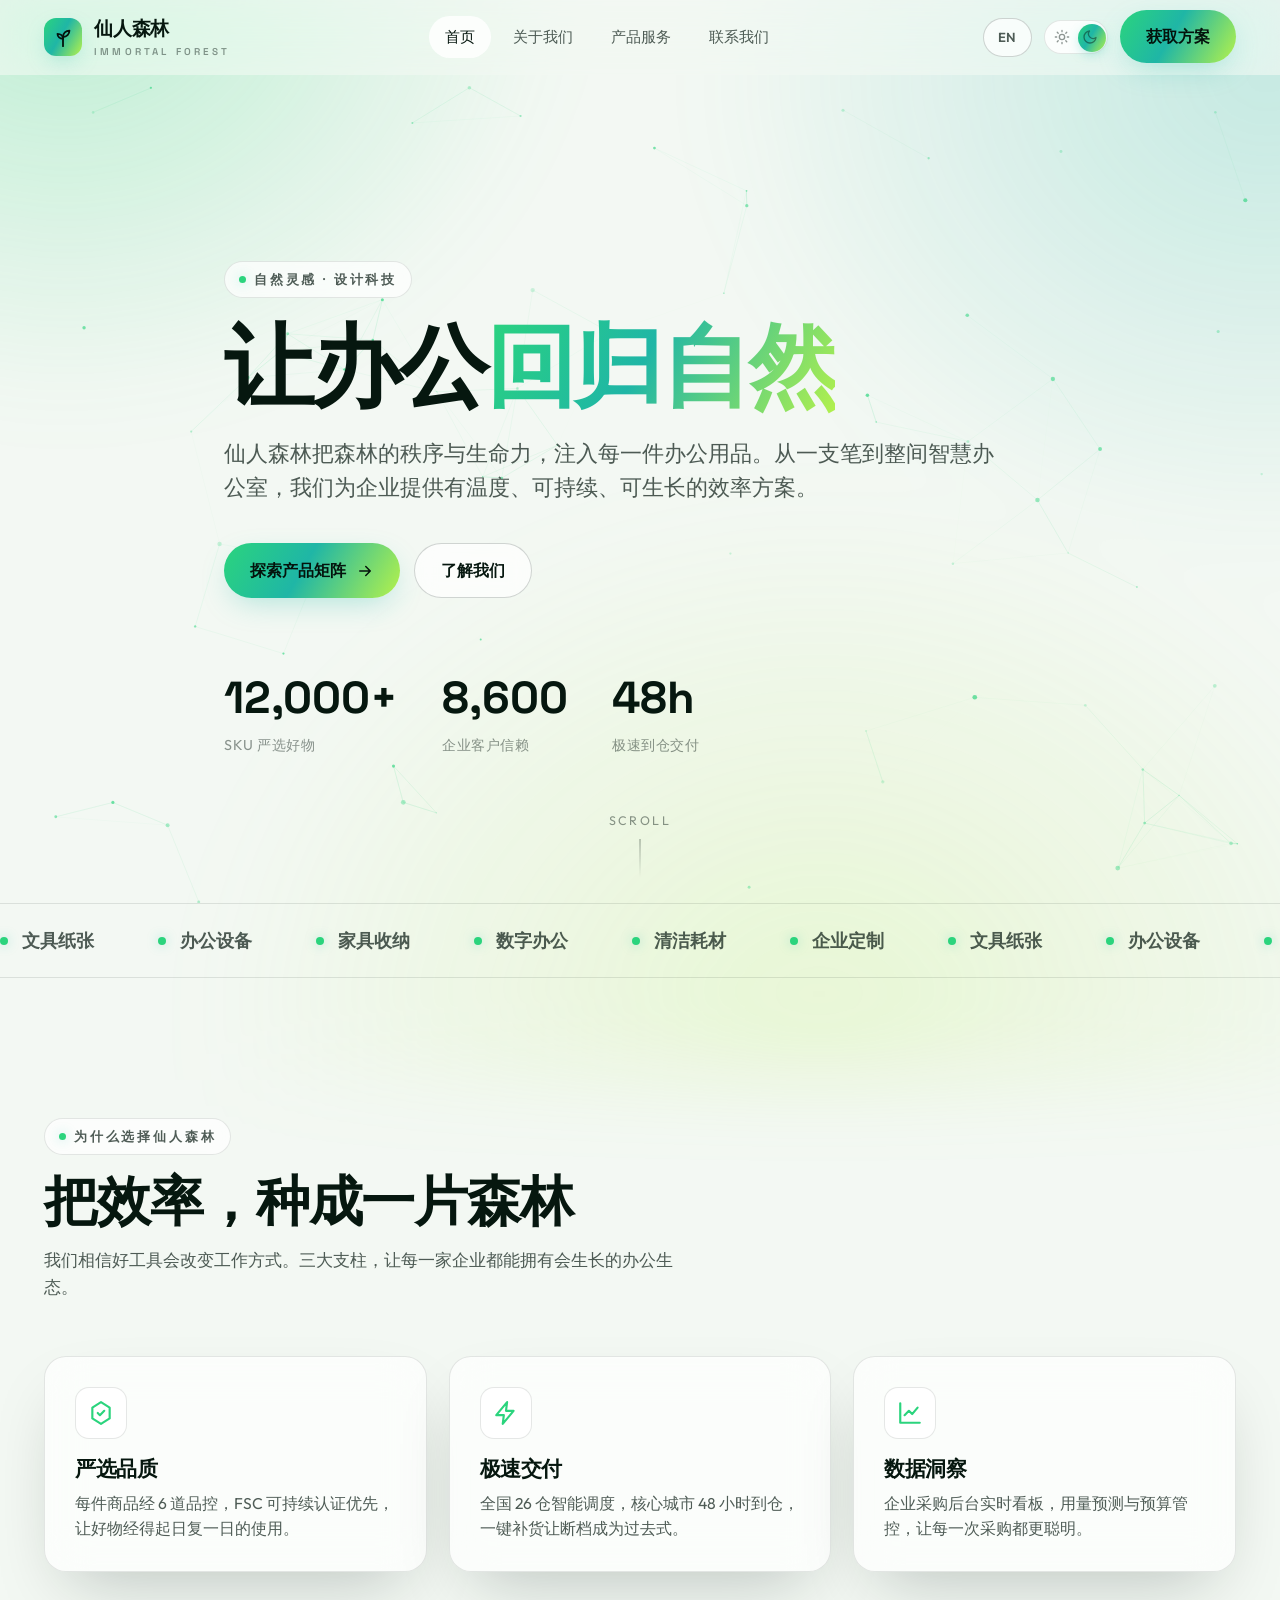
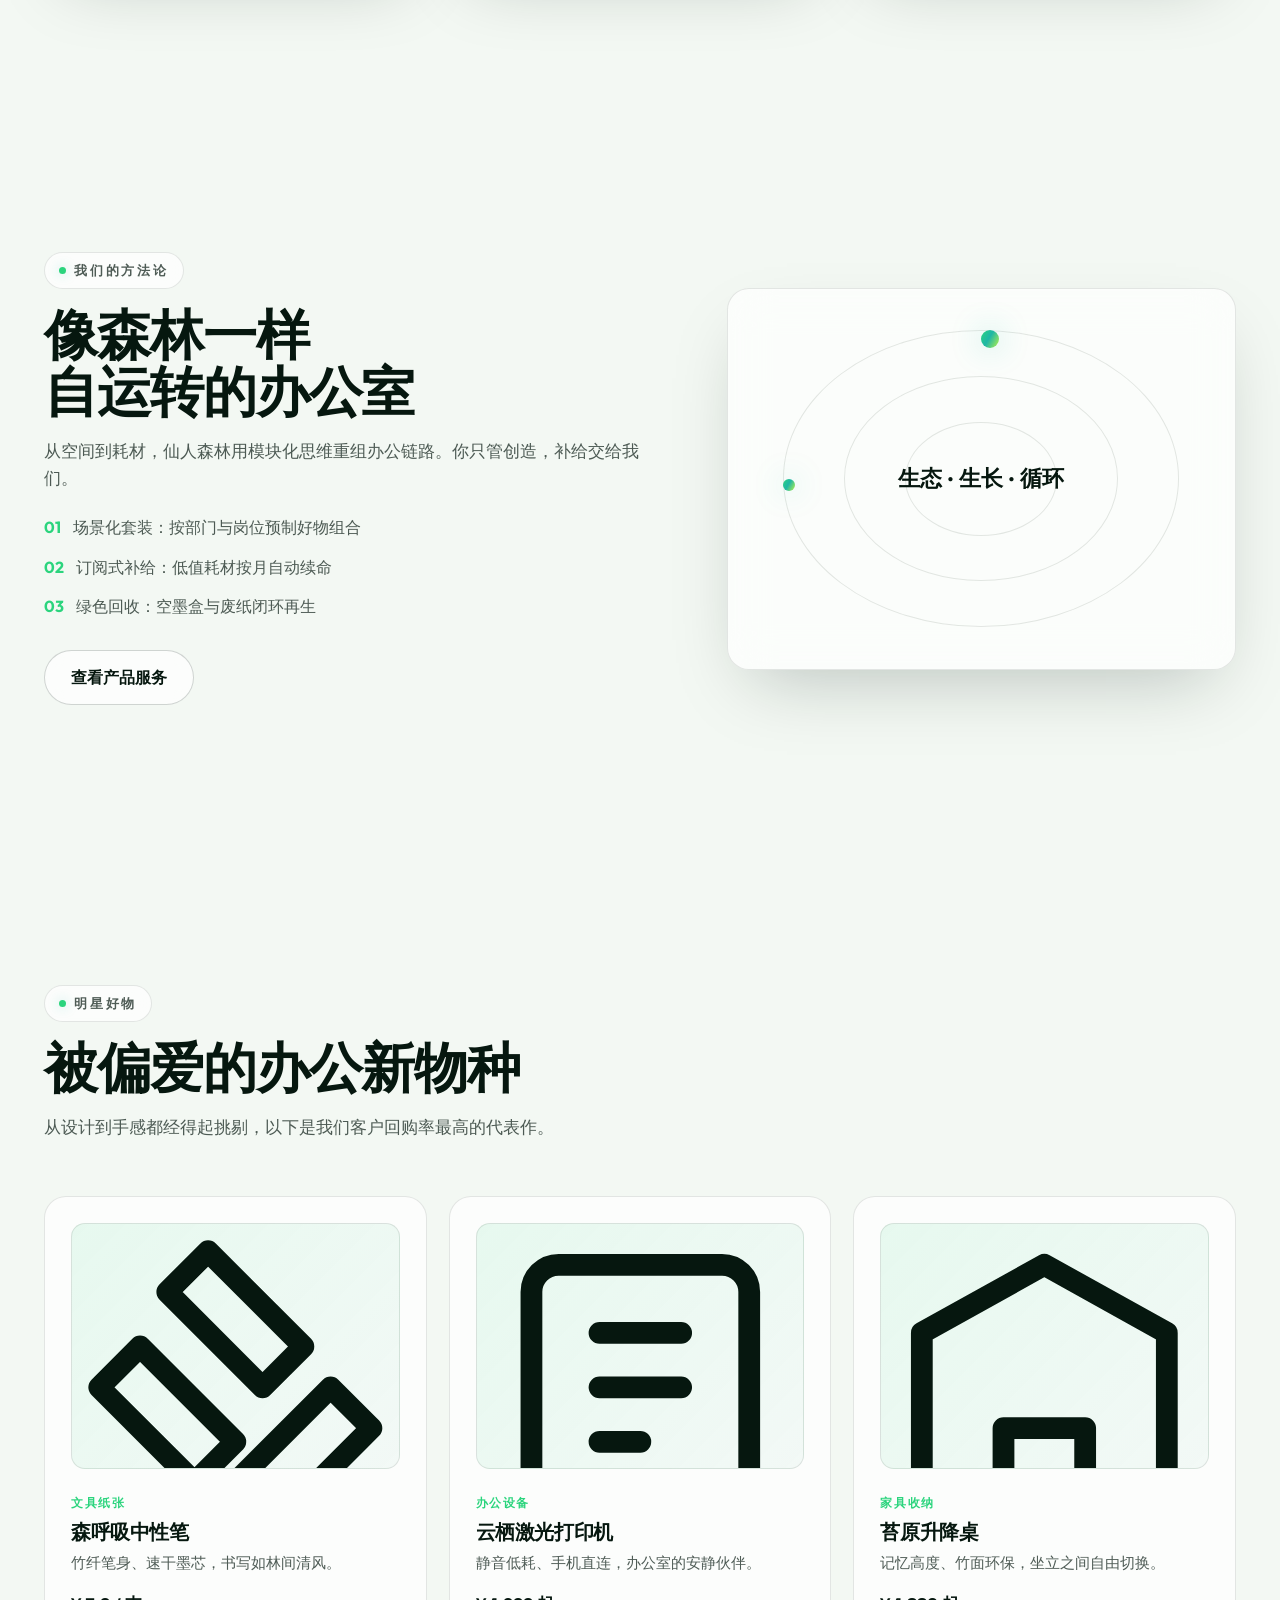
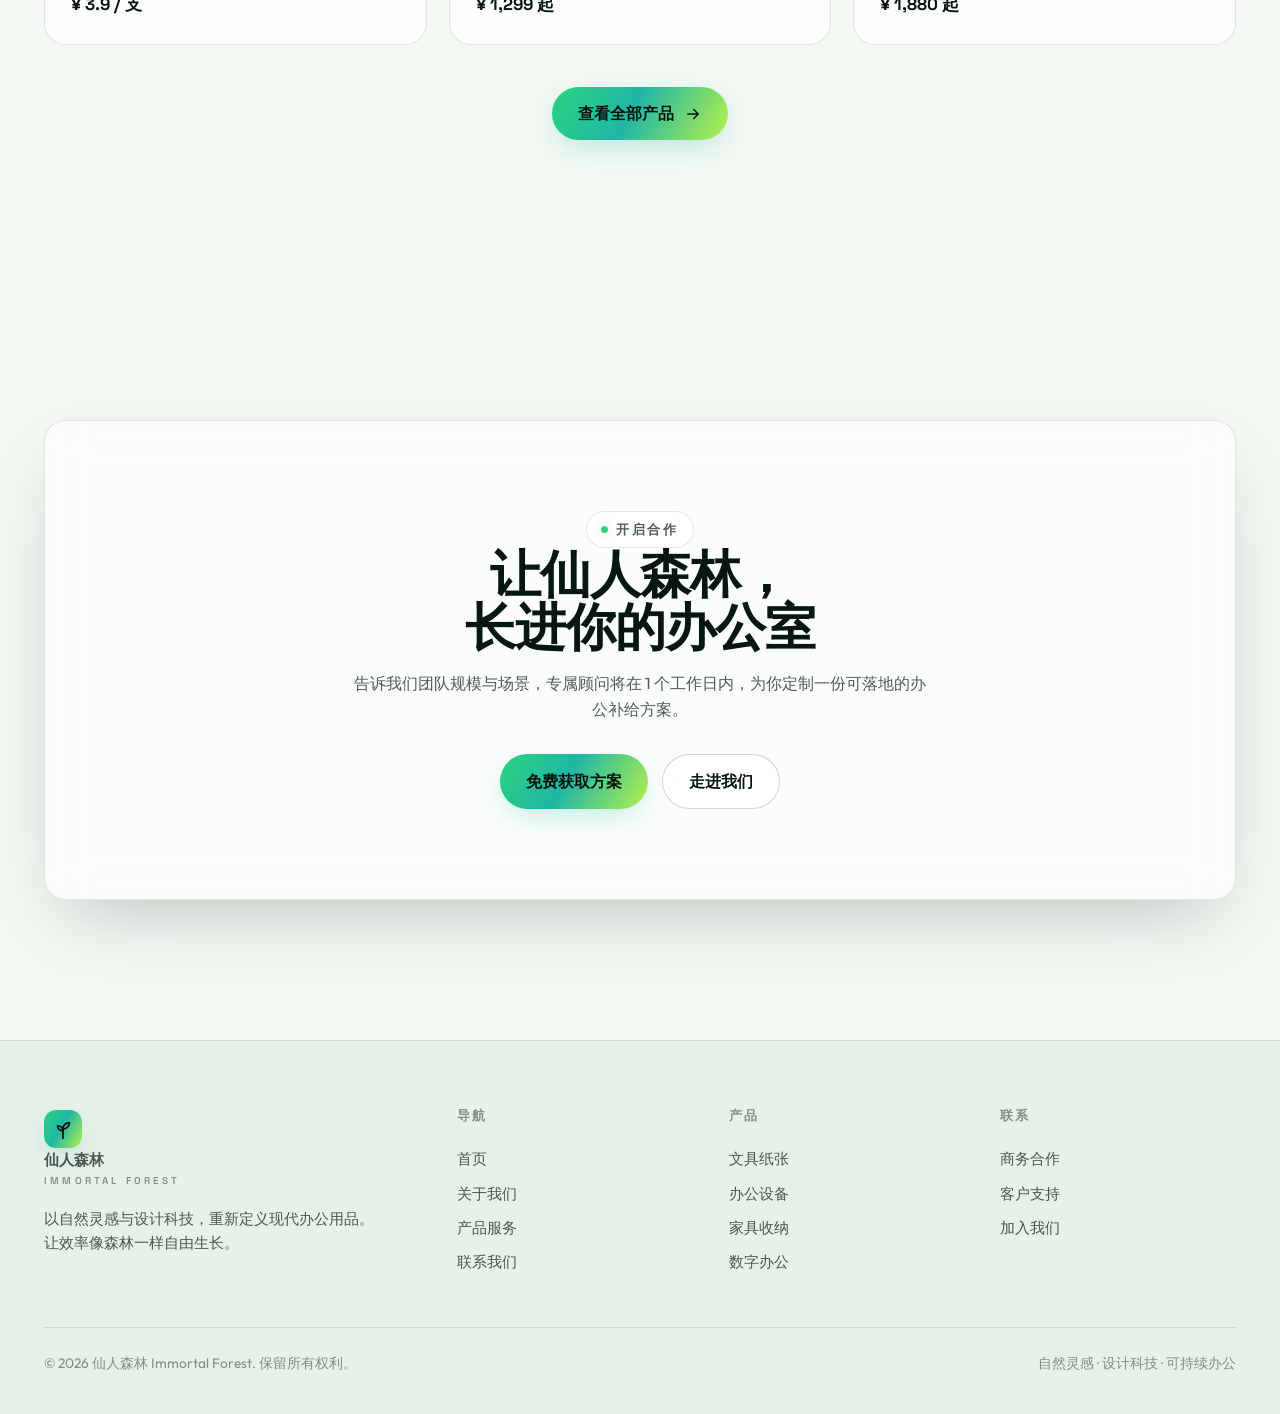
<file: index.html>
<!DOCTYPE html>
<html lang="zh-CN" data-theme="dark">
<head>
  <meta charset="UTF-8" />
  <!-- Progressive enhancement: enable reveal animations only when JS is available -->
  <script>(function(){document.documentElement.classList.add('js')})()</script>
  <meta name="viewport" content="width=device-width, initial-scale=1.0" />
  <title>仙人森林 · 办公用品新物种 | Immortal Forest</title>
  <meta name="description" content="仙人森林 Immortal Forest —— 以自然灵感与设计科技，重新定义现代办公用品。文具、设备、家具、数字办公一站式解决方案。" />
  <link rel="preconnect" href="https://fonts.googleapis.com" />
  <link rel="preconnect" href="https://fonts.gstatic.com" crossorigin />
  <link href="https://fonts.googleapis.com/css2?family=Outfit:wght@400;500;600;700&family=Space+Grotesk:wght@500;600;700&display=swap" rel="stylesheet" />
  <link rel="stylesheet" href="assets/css/styles.css" />
</head>
<body data-page="home">

  <!-- Forward Netlify Identity invite/confirmation tokens from site root to /admin/ -->
  <script>
    (function () {
      var h = window.location.hash || "";
      if (/invite_token|confirmation_token|recovery_token/.test(h)) {
        window.location.replace("/admin/" + h);
      }
    })();
  </script>

  <!-- NAV -->
  <header class="nav">
    <div class="container nav-inner">
      <a href="index.html" class="brand">
        <span class="brand-mark">
          <svg viewBox="0 0 24 24" fill="none" stroke="currentColor" stroke-width="2" stroke-linecap="round" stroke-linejoin="round"><path d="M12 22V12"/><path d="M12 12c0-4 3-7 7-7 0 4-3 7-7 7Z"/><path d="M12 14c0-3-2.5-5.5-6-5.5 0 3 2.5 5.5 6 5.5Z"/></svg>
        </span>
        <span>仙人森林<small>Immortal Forest</small></span>
      </a>
      <nav class="nav-links">
        <a href="index.html" data-page="home">首页</a>
        <a href="about.html" data-page="about">关于我们</a>
        <a href="products.html" data-page="products">产品服务</a>
        <a href="contact.html" data-page="contact">联系我们</a>
      </nav>
      <div class="nav-actions">
        <a href="en/index.html" class="lang-switch" data-magnetic>EN</a>
        <button class="theme-toggle" aria-label="切换主题">
          <svg class="ico sun" viewBox="0 0 24 24" fill="none" stroke="currentColor" stroke-width="2" stroke-linecap="round"><circle cx="12" cy="12" r="4"/><path d="M12 2v2M12 20v2M4.9 4.9l1.4 1.4M17.7 17.7l1.4 1.4M2 12h2M20 12h2M4.9 19.1l1.4-1.4M17.7 6.3l1.4-1.4"/></svg>
          <svg class="ico moon" viewBox="0 0 24 24" fill="none" stroke="currentColor" stroke-width="2" stroke-linecap="round" stroke-linejoin="round"><path d="M21 12.8A9 9 0 1 1 11.2 3a7 7 0 0 0 9.8 9.8Z"/></svg>
          <span class="knob"></span>
        </button>
        <a href="contact.html" class="btn btn-primary" data-magnetic>获取方案</a>
        <button class="nav-burger" aria-label="菜单"><svg viewBox="0 0 24 24" fill="none" stroke="currentColor" stroke-width="2" stroke-linecap="round"><path d="M4 7h16M4 12h16M4 17h16"/></svg></button>
      </div>
    </div>
  </header>

  <!-- HERO -->
  <section class="hero">
    <canvas id="hero-canvas"></canvas>
    <div class="container hero-inner">
      <span class="eyebrow reveal">自然灵感 · 设计科技</span>
      <h1 class="reveal" data-delay="1">让办公<span class="grad" data-rotate='["回归自然","高效生长","自由呼吸"]'>回归自然</span></h1>
      <p class="lead reveal" data-delay="2">仙人森林把森林的秩序与生命力，注入每一件办公用品。从一支笔到整间智慧办公室，我们为企业提供有温度、可持续、可生长的效率方案。</p>
      <div class="hero-cta reveal" data-delay="3">
        <a href="products.html" class="btn btn-primary" data-magnetic>探索产品矩阵
          <svg viewBox="0 0 24 24" fill="none" stroke="currentColor" stroke-width="2" stroke-linecap="round" stroke-linejoin="round"><path d="M5 12h14M13 6l6 6-6 6"/></svg>
        </a>
        <a href="about.html" class="btn btn-ghost" data-magnetic>了解我们</a>
      </div>
      <div class="hero-stats reveal" data-delay="4">
        <div class="stat"><div class="num">12,000+</div><div class="lbl">SKU 严选好物</div></div>
        <div class="stat"><div class="num">8,600</div><div class="lbl">企业客户信赖</div></div>
        <div class="stat"><div class="num">48h</div><div class="lbl">极速到仓交付</div></div>
      </div>
    </div>
    <div class="scroll-hint"><span>SCROLL</span><span class="line"></span></div>
  </section>

  <!-- MARQUEE -->
  <div class="marquee" aria-hidden="true">
    <div class="marquee-track">
      <span>文具纸张</span><span>办公设备</span><span>家具收纳</span><span>数字办公</span><span>清洁耗材</span><span>企业定制</span>
      <span>文具纸张</span><span>办公设备</span><span>家具收纳</span><span>数字办公</span><span>清洁耗材</span><span>企业定制</span>
    </div>
  </div>

  <!-- VALUE -->
  <section class="section">
    <div class="container">
      <div class="section-head reveal">
        <span class="eyebrow">为什么选择仙人森林</span>
        <h2 class="section-title">把效率，种成一片森林</h2>
        <p class="section-sub">我们相信好工具会改变工作方式。三大支柱，让每一家企业都能拥有会生长的办公生态。</p>
      </div>
      <div class="grid-3">
        <article class="feature glass reveal">
          <div class="ic"><svg viewBox="0 0 24 24" fill="none" stroke="currentColor" stroke-width="2" stroke-linecap="round" stroke-linejoin="round"><path d="M12 2 4 7v10l8 5 8-5V7Z"/><path d="m9 12 2 2 4-4"/></svg></div>
          <h3>严选品质</h3>
          <p>每件商品经 6 道品控，FSC 可持续认证优先，让好物经得起日复一日的使用。</p>
        </article>
        <article class="feature glass reveal" data-delay="1">
          <div class="ic"><svg viewBox="0 0 24 24" fill="none" stroke="currentColor" stroke-width="2" stroke-linecap="round" stroke-linejoin="round"><path d="M13 2 3 14h7l-1 8 10-12h-7Z"/></svg></div>
          <h3>极速交付</h3>
          <p>全国 26 仓智能调度，核心城市 48 小时到仓，一键补货让断档成为过去式。</p>
        </article>
        <article class="feature glass reveal" data-delay="2">
          <div class="ic"><svg viewBox="0 0 24 24" fill="none" stroke="currentColor" stroke-width="2" stroke-linecap="round" stroke-linejoin="round"><path d="M3 3v18h18"/><path d="m7 14 4-4 3 3 5-6"/></svg></div>
          <h3>数据洞察</h3>
          <p>企业采购后台实时看板，用量预测与预算管控，让每一次采购都更聪明。</p>
        </article>
      </div>
    </div>
  </section>

  <!-- SPLIT -->
  <section class="section">
    <div class="container split">
      <div class="reveal">
        <span class="eyebrow">我们的方法论</span>
        <h2 class="section-title">像森林一样<br/>自运转的办公室</h2>
        <p class="section-sub">从空间到耗材，仙人森林用模块化思维重组办公链路。你只管创造，补给交给我们。</p>
        <ul style="margin-top:24px; display:grid; gap:14px;">
          <li style="display:flex; gap:12px; align-items:flex-start;"><span style="color:var(--emerald); font-weight:700;">01</span><span style="color:var(--text-soft)">场景化套装：按部门与岗位预制好物组合</span></li>
          <li style="display:flex; gap:12px; align-items:flex-start;"><span style="color:var(--emerald); font-weight:700;">02</span><span style="color:var(--text-soft)">订阅式补给：低值耗材按月自动续命</span></li>
          <li style="display:flex; gap:12px; align-items:flex-start;"><span style="color:var(--emerald); font-weight:700;">03</span><span style="color:var(--text-soft)">绿色回收：空墨盒与废纸闭环再生</span></li>
        </ul>
        <a href="products.html" class="btn btn-ghost" data-magnetic style="margin-top:30px;">查看产品服务</a>
      </div>
      <div class="visual-card glass reveal" data-delay="1">
        <span class="ring" style="width:78%; height:78%;"></span>
        <span class="ring" style="width:54%; height:54%;"></span>
        <span class="ring" style="width:30%; height:30%;"></span>
        <span class="orbit" style="width:18px; height:18px; top:11%; left:50%; animation: orbitSpin 9s linear infinite;"></span>
        <span class="orbit" style="width:12px; height:12px; top:50%; left:11%; animation: orbitSpin2 14s linear infinite;"></span>
        <span style="font-family:var(--font-display); font-weight:700; font-size:1.4rem; z-index:2;">生态 · 生长 · 循环</span>
      </div>
    </div>
    <style>@keyframes orbitSpin{to{transform:rotate(360deg) translateX(120px) rotate(-360deg)}}@keyframes orbitSpin2{to{transform:rotate(360deg) translateY(90px) rotate(-360deg)}}</style>
  </section>

  <!-- FEATURED PRODUCTS -->
  <section class="section">
    <div class="container">
      <div class="section-head reveal">
        <span class="eyebrow">明星好物</span>
        <h2 class="section-title">被偏爱的办公新物种</h2>
        <p class="section-sub">从设计到手感都经得起挑剔，以下是我们客户回购率最高的代表作。</p>
      </div>
      <div class="prod-grid">
        <article class="prod spotlight reveal">
          <div class="thumb"><svg viewBox="0 0 24 24" fill="none" stroke="currentColor" stroke-width="1.6" stroke-linecap="round" stroke-linejoin="round"><path d="M12 19l7-7 3 3-7 7-3-3Z"/><path d="m2 12 3-3 7 7-3 3-7-7Z"/><path d="m7 5 3-3 7 7-3 3-7-7Z"/></svg></div>
          <span class="tag">文具纸张</span>
          <h3>森呼吸中性笔</h3>
          <p>竹纤笔身、速干墨芯，书写如林间清风。</p>
          <div class="price">¥ 3.9 / 支</div>
        </article>
        <article class="prod spotlight reveal" data-delay="1">
          <div class="thumb"><svg viewBox="0 0 24 24" fill="none" stroke="currentColor" stroke-width="1.6" stroke-linecap="round" stroke-linejoin="round"><rect x="4" y="3" width="16" height="18" rx="2"/><path d="M9 8h6M9 12h6M9 16h3"/></svg></div>
          <span class="tag">办公设备</span>
          <h3>云栖激光打印机</h3>
          <p>静音低耗、手机直连，办公室的安静伙伴。</p>
          <div class="price">¥ 1,299 起</div>
        </article>
        <article class="prod spotlight reveal" data-delay="2">
          <div class="thumb"><svg viewBox="0 0 24 24" fill="none" stroke="currentColor" stroke-width="1.6" stroke-linecap="round" stroke-linejoin="round"><path d="M3 21V8l9-5 9 5v13"/><path d="M9 21v-6h6v6"/></svg></div>
          <span class="tag">家具收纳</span>
          <h3>苔原升降桌</h3>
          <p>记忆高度、竹面环保，坐立之间自由切换。</p>
          <div class="price">¥ 1,880 起</div>
        </article>
      </div>
      <div style="text-align:center; margin-top:42px;" class="reveal">
        <a href="products.html" class="btn btn-primary" data-magnetic>查看全部产品
          <svg viewBox="0 0 24 24" fill="none" stroke="currentColor" stroke-width="2" stroke-linecap="round" stroke-linejoin="round"><path d="M5 12h14M13 6l6 6-6 6"/></svg>
        </a>
      </div>
    </div>
  </section>

  <!-- CTA BAND -->
  <section class="section">
    <div class="container">
      <div class="cta-band glass reveal">
        <span class="eyebrow">开启合作</span>
        <h2>让仙人森林，<br/>长进你的办公室</h2>
        <p>告诉我们团队规模与场景，专属顾问将在 1 个工作日内，为你定制一份可落地的办公补给方案。</p>
        <div class="btn-row">
          <a href="contact.html" class="btn btn-primary" data-magnetic>免费获取方案</a>
          <a href="about.html" class="btn btn-ghost" data-magnetic>走进我们</a>
        </div>
      </div>
    </div>
  </section>

  <!-- FOOTER -->
  <footer class="footer">
    <div class="container">
      <div class="footer-grid">
        <div>
          <a href="index.html" class="brand">
            <span class="brand-mark"><svg viewBox="0 0 24 24" fill="none" stroke="currentColor" stroke-width="2" stroke-linecap="round" stroke-linejoin="round"><path d="M12 22V12"/><path d="M12 12c0-4 3-7 7-7 0 4-3 7-7 7Z"/><path d="M12 14c0-3-2.5-5.5-6-5.5 0 3 2.5 5.5 6 5.5Z"/></svg></span>
            <span>仙人森林<small>Immortal Forest</small></span>
          </a>
          <p class="desc">以自然灵感与设计科技，重新定义现代办公用品。让效率像森林一样自由生长。</p>
        </div>
        <div>
          <h5>导航</h5>
          <a href="index.html">首页</a><a href="about.html">关于我们</a><a href="products.html">产品服务</a><a href="contact.html">联系我们</a>
        </div>
        <div>
          <h5>产品</h5>
          <a href="products.html">文具纸张</a><a href="products.html">办公设备</a><a href="products.html">家具收纳</a><a href="products.html">数字办公</a>
        </div>
        <div>
          <h5>联系</h5>
          <a href="contact.html">商务合作</a><a href="contact.html">客户支持</a><a href="contact.html">加入我们</a>
        </div>
      </div>
      <div class="footer-bottom">
        <span>© 2026 仙人森林 Immortal Forest. 保留所有权利。</span>
        <span>自然灵感 · 设计科技 · 可持续办公</span>
      </div>
    </div>
  </footer>

  <script src="assets/js/main.js"></script>
</body>
</html>
</file>
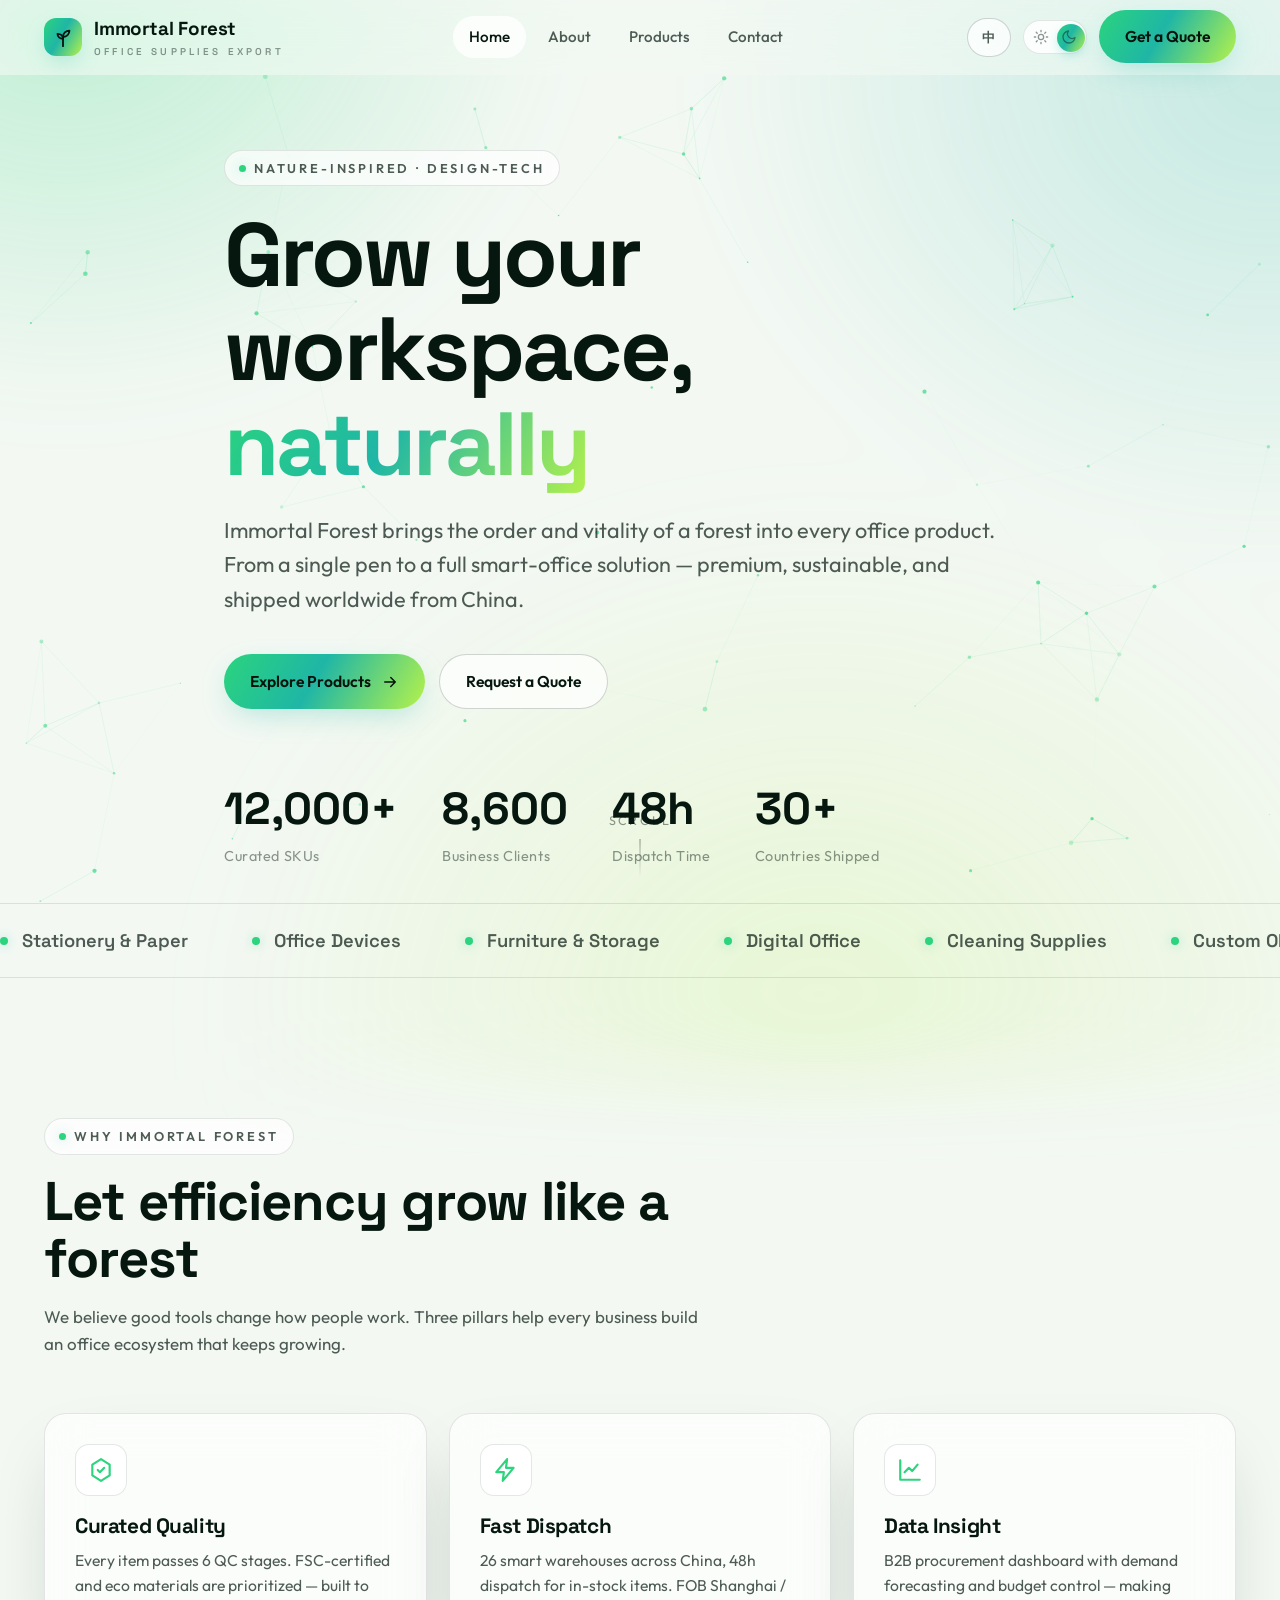
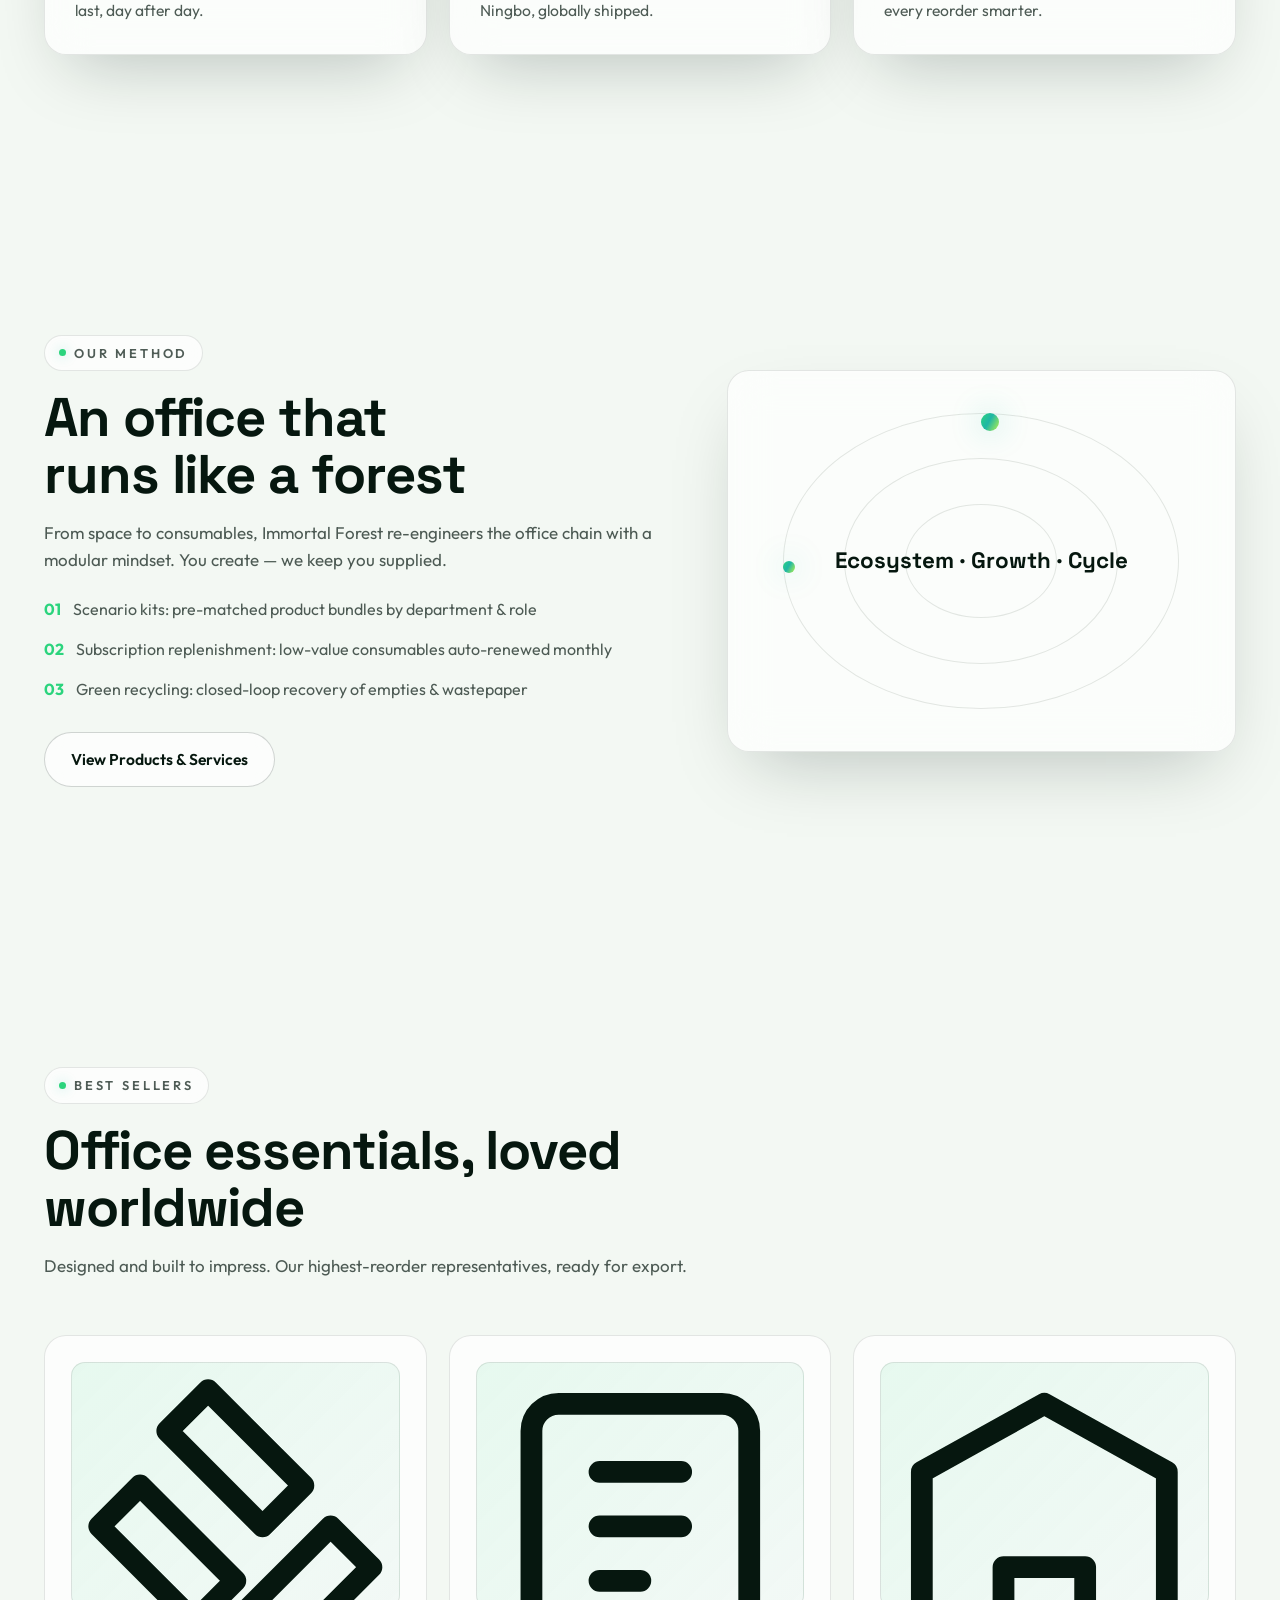
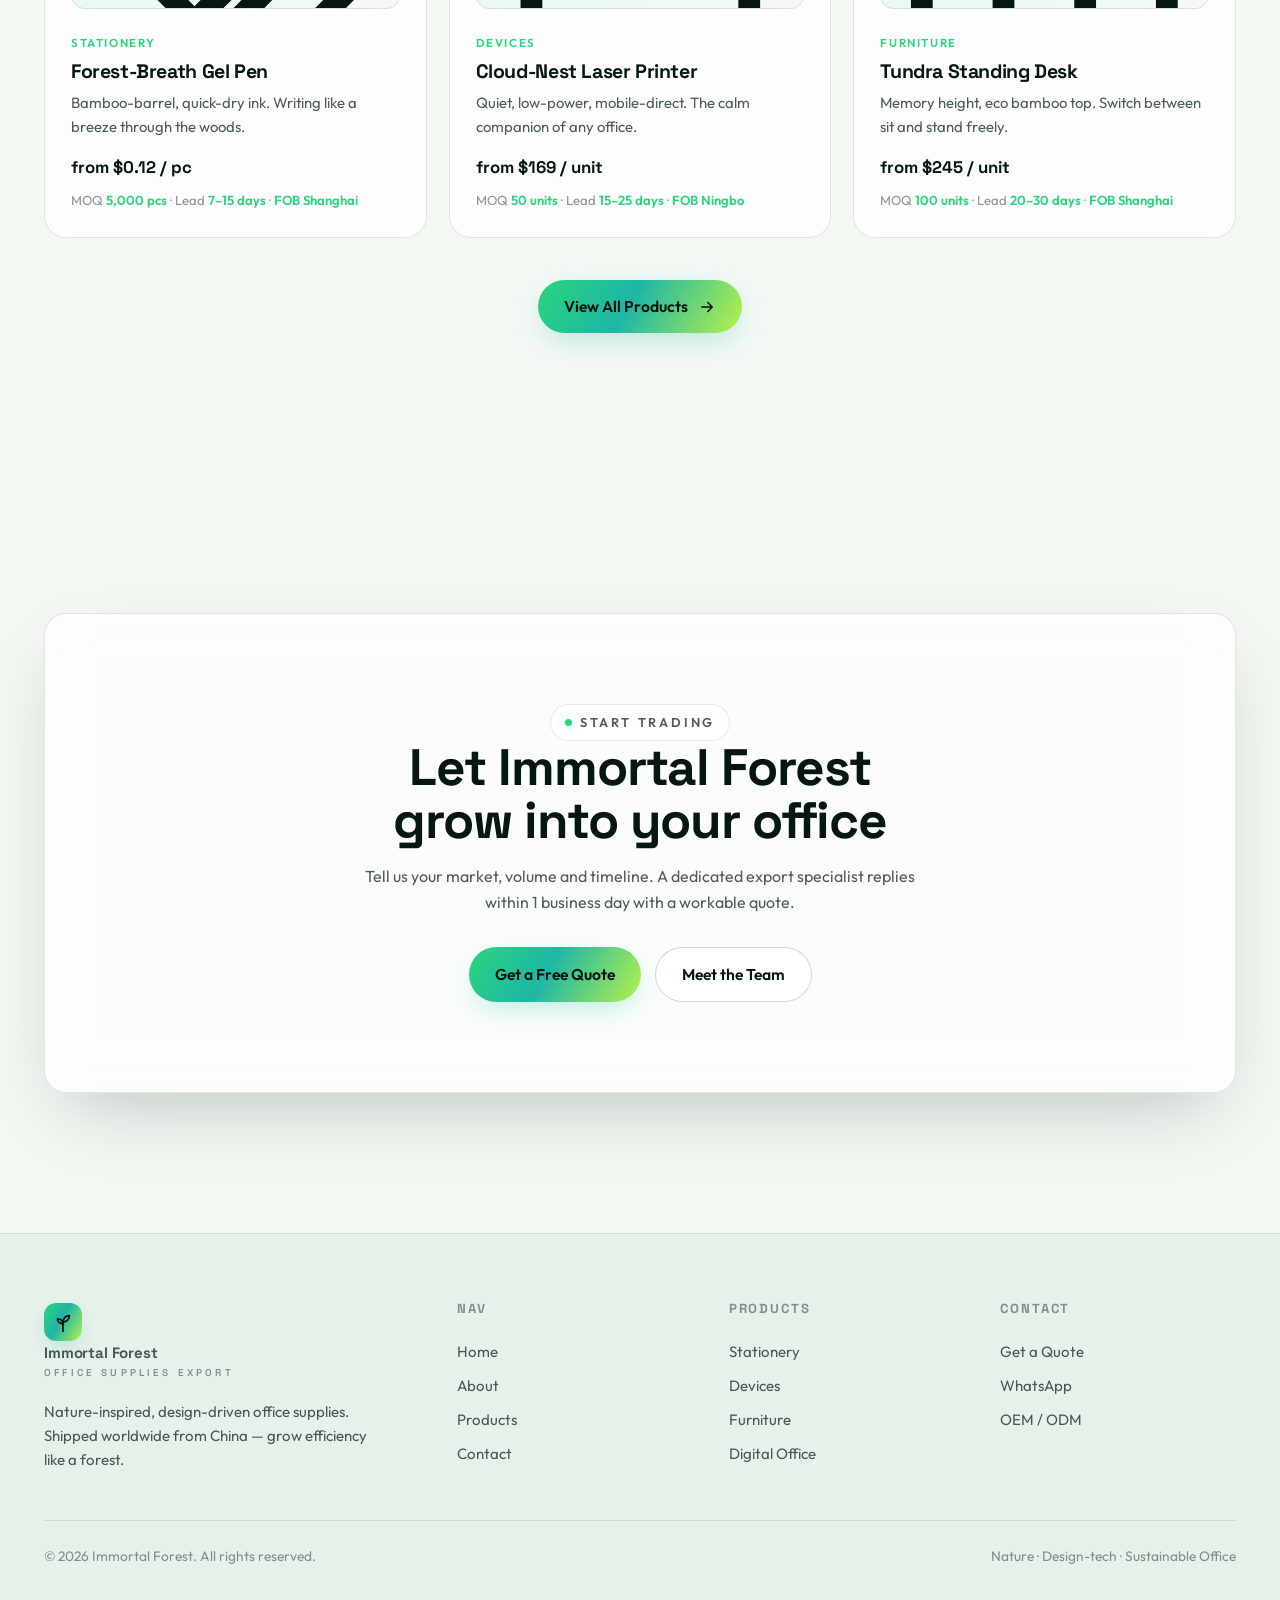
<file: en/index.html>
<!DOCTYPE html>
<html lang="en" data-theme="dark">
<head>
  <meta charset="UTF-8" />
  <script>(function(){document.documentElement.classList.add('js')})()</script>
  <meta name="viewport" content="width=device-width, initial-scale=1.0" />
  <title>Immortal Forest · Sustainable Office Supplies Manufacturer & Exporter</title>
  <meta name="description" content="Immortal Forest — premium, sustainably-made office supplies exporter from China. Stationery, devices, furniture, digital office. MOQ, FOB, worldwide shipping to Southeast Asia and beyond." />
  <link rel="preconnect" href="https://fonts.googleapis.com" />
  <link rel="preconnect" href="https://fonts.gstatic.com" crossorigin />
  <link href="https://fonts.googleapis.com/css2?family=Outfit:wght@400;500;600;700&family=Space+Grotesk:wght@500;600;700&display=swap" rel="stylesheet" />
  <link rel="stylesheet" href="../assets/css/styles.css" />
</head>
<body data-page="home">

  <header class="nav">
    <div class="container nav-inner">
      <a href="index.html" class="brand">
        <span class="brand-mark"><svg viewBox="0 0 24 24" fill="none" stroke="currentColor" stroke-width="2" stroke-linecap="round" stroke-linejoin="round"><path d="M12 22V12"/><path d="M12 12c0-4 3-7 7-7 0 4-3 7-7 7Z"/><path d="M12 14c0-3-2.5-5.5-6-5.5 0 3 2.5 5.5 6 5.5Z"/></svg></span>
        <span>Immortal Forest<small>Office Supplies Export</small></span>
      </a>
      <nav class="nav-links">
        <a href="index.html" data-page="home">Home</a>
        <a href="about.html" data-page="about">About</a>
        <a href="products.html" data-page="products">Products</a>
        <a href="contact.html" data-page="contact">Contact</a>
      </nav>
      <div class="nav-actions">
        <a href="../index.html" class="lang-switch" data-magnetic>中</a>
        <button class="theme-toggle" aria-label="Toggle theme">
          <svg class="ico sun" viewBox="0 0 24 24" fill="none" stroke="currentColor" stroke-width="2" stroke-linecap="round"><circle cx="12" cy="12" r="4"/><path d="M12 2v2M12 20v2M4.9 4.9l1.4 1.4M17.7 17.7l1.4 1.4M2 12h2M20 12h2M4.9 19.1l1.4-1.4M17.7 6.3l1.4-1.4"/></svg>
          <svg class="ico moon" viewBox="0 0 24 24" fill="none" stroke="currentColor" stroke-width="2" stroke-linecap="round" stroke-linejoin="round"><path d="M21 12.8A9 9 0 1 1 11.2 3a7 7 0 0 0 9.8 9.8Z"/></svg>
          <span class="knob"></span>
        </button>
        <a href="contact.html" class="btn btn-primary" data-magnetic>Get a Quote</a>
        <button class="nav-burger" aria-label="Menu"><svg viewBox="0 0 24 24" fill="none" stroke="currentColor" stroke-width="2" stroke-linecap="round"><path d="M4 7h16M4 12h16M4 17h16"/></svg></button>
      </div>
    </div>
  </header>

  <section class="hero">
    <canvas id="hero-canvas"></canvas>
    <div class="container hero-inner">
      <span class="eyebrow reveal">Nature-inspired · Design-tech</span>
      <h1 class="reveal" data-delay="1">Grow your workspace,<br/><span class="grad" data-rotate='["naturally","sustainably","freely"]'>naturally</span></h1>
      <p class="lead reveal" data-delay="2">Immortal Forest brings the order and vitality of a forest into every office product. From a single pen to a full smart-office solution — premium, sustainable, and shipped worldwide from China.</p>
      <div class="hero-cta reveal" data-delay="3">
        <a href="products.html" class="btn btn-primary" data-magnetic>Explore Products
          <svg viewBox="0 0 24 24" fill="none" stroke="currentColor" stroke-width="2" stroke-linecap="round" stroke-linejoin="round"><path d="M5 12h14M13 6l6 6-6 6"/></svg>
        </a>
        <a href="contact.html" class="btn btn-ghost" data-magnetic>Request a Quote</a>
      </div>
      <div class="hero-stats reveal" data-delay="4">
        <div class="stat"><div class="num">12,000+</div><div class="lbl">Curated SKUs</div></div>
        <div class="stat"><div class="num">8,600</div><div class="lbl">Business Clients</div></div>
        <div class="stat"><div class="num">48h</div><div class="lbl">Dispatch Time</div></div>
        <div class="stat"><div class="num">30+</div><div class="lbl">Countries Shipped</div></div>
      </div>
    </div>
    <div class="scroll-hint"><span>SCROLL</span><span class="line"></span></div>
  </section>

  <div class="marquee" aria-hidden="true">
    <div class="marquee-track">
      <span>Stationery &amp; Paper</span><span>Office Devices</span><span>Furniture &amp; Storage</span><span>Digital Office</span><span>Cleaning Supplies</span><span>Custom OEM</span>
      <span>Stationery &amp; Paper</span><span>Office Devices</span><span>Furniture &amp; Storage</span><span>Digital Office</span><span>Cleaning Supplies</span><span>Custom OEM</span>
    </div>
  </div>

  <section class="section">
    <div class="container">
      <div class="section-head reveal">
        <span class="eyebrow">Why Immortal Forest</span>
        <h2 class="section-title">Let efficiency grow like a forest</h2>
        <p class="section-sub">We believe good tools change how people work. Three pillars help every business build an office ecosystem that keeps growing.</p>
      </div>
      <div class="grid-3">
        <article class="feature glass reveal">
          <div class="ic"><svg viewBox="0 0 24 24" fill="none" stroke="currentColor" stroke-width="2" stroke-linecap="round" stroke-linejoin="round"><path d="M12 2 4 7v10l8 5 8-5V7Z"/><path d="m9 12 2 2 4-4"/></svg></div>
          <h3>Curated Quality</h3>
          <p>Every item passes 6 QC stages. FSC-certified and eco materials are prioritized — built to last, day after day.</p>
        </article>
        <article class="feature glass reveal" data-delay="1">
          <div class="ic"><svg viewBox="0 0 24 24" fill="none" stroke="currentColor" stroke-width="2" stroke-linecap="round" stroke-linejoin="round"><path d="M13 2 3 14h7l-1 8 10-12h-7Z"/></svg></div>
          <h3>Fast Dispatch</h3>
          <p>26 smart warehouses across China, 48h dispatch for in-stock items. FOB Shanghai / Ningbo, globally shipped.</p>
        </article>
        <article class="feature glass reveal" data-delay="2">
          <div class="ic"><svg viewBox="0 0 24 24" fill="none" stroke="currentColor" stroke-width="2" stroke-linecap="round" stroke-linejoin="round"><path d="M3 3v18h18"/><path d="m7 14 4-4 3 3 5-6"/></svg></div>
          <h3>Data Insight</h3>
          <p>B2B procurement dashboard with demand forecasting and budget control — making every reorder smarter.</p>
        </article>
      </div>
    </div>
  </section>

  <section class="section">
    <div class="container split">
      <div class="reveal">
        <span class="eyebrow">Our Method</span>
        <h2 class="section-title">An office that<br/>runs like a forest</h2>
        <p class="section-sub">From space to consumables, Immortal Forest re-engineers the office chain with a modular mindset. You create — we keep you supplied.</p>
        <ul style="margin-top:24px; display:grid; gap:14px;">
          <li style="display:flex; gap:12px; align-items:flex-start;"><span style="color:var(--emerald); font-weight:700;">01</span><span style="color:var(--text-soft)">Scenario kits: pre-matched product bundles by department &amp; role</span></li>
          <li style="display:flex; gap:12px; align-items:flex-start;"><span style="color:var(--emerald); font-weight:700;">02</span><span style="color:var(--text-soft)">Subscription replenishment: low-value consumables auto-renewed monthly</span></li>
          <li style="display:flex; gap:12px; align-items:flex-start;"><span style="color:var(--emerald); font-weight:700;">03</span><span style="color:var(--text-soft)">Green recycling: closed-loop recovery of empties &amp; wastepaper</span></li>
        </ul>
        <a href="products.html" class="btn btn-ghost" data-magnetic style="margin-top:30px;">View Products &amp; Services</a>
      </div>
      <div class="visual-card glass reveal" data-delay="1">
        <span class="ring" style="width:78%; height:78%;"></span>
        <span class="ring" style="width:54%; height:54%;"></span>
        <span class="ring" style="width:30%; height:30%;"></span>
        <span class="orbit" style="width:18px; height:18px; top:11%; left:50%; animation: orbitSpin 9s linear infinite;"></span>
        <span class="orbit" style="width:12px; height:12px; top:50%; left:11%; animation: orbitSpin2 14s linear infinite;"></span>
        <span style="font-family:var(--font-display); font-weight:700; font-size:1.4rem; z-index:2;">Ecosystem · Growth · Cycle</span>
      </div>
    </div>
    <style>@keyframes orbitSpin{to{transform:rotate(360deg) translateX(120px) rotate(-360deg)}}@keyframes orbitSpin2{to{transform:rotate(360deg) translateY(90px) rotate(-360deg)}}</style>
  </section>

  <section class="section">
    <div class="container">
      <div class="section-head reveal">
        <span class="eyebrow">Best Sellers</span>
        <h2 class="section-title">Office essentials, loved worldwide</h2>
        <p class="section-sub">Designed and built to impress. Our highest-reorder representatives, ready for export.</p>
      </div>
      <div class="prod-grid">
        <article class="prod spotlight reveal">
          <div class="thumb"><svg viewBox="0 0 24 24" fill="none" stroke="currentColor" stroke-width="1.6" stroke-linecap="round" stroke-linejoin="round"><path d="M12 19l7-7 3 3-7 7-3-3Z"/><path d="m2 12 3-3 7 7-3 3-7-7Z"/><path d="m7 5 3-3 7 7-3 3-7-7Z"/></svg></div>
          <span class="tag">Stationery</span>
          <h3>Forest-Breath Gel Pen</h3>
          <p>Bamboo-barrel, quick-dry ink. Writing like a breeze through the woods.</p>
          <div class="price">from $0.12 / pc</div>
          <div class="spec">MOQ <b>5,000 pcs</b> · Lead <b>7–15 days</b> · <b>FOB Shanghai</b></div>
        </article>
        <article class="prod spotlight reveal" data-delay="1">
          <div class="thumb"><svg viewBox="0 0 24 24" fill="none" stroke="currentColor" stroke-width="1.6" stroke-linecap="round" stroke-linejoin="round"><rect x="4" y="3" width="16" height="18" rx="2"/><path d="M9 8h6M9 12h6M9 16h3"/></svg></div>
          <span class="tag">Devices</span>
          <h3>Cloud-Nest Laser Printer</h3>
          <p>Quiet, low-power, mobile-direct. The calm companion of any office.</p>
          <div class="price">from $169 / unit</div>
          <div class="spec">MOQ <b>50 units</b> · Lead <b>15–25 days</b> · <b>FOB Ningbo</b></div>
        </article>
        <article class="prod spotlight reveal" data-delay="2">
          <div class="thumb"><svg viewBox="0 0 24 24" fill="none" stroke="currentColor" stroke-width="1.6" stroke-linecap="round" stroke-linejoin="round"><path d="M3 21V8l9-5 9 5v13"/><path d="M9 21v-6h6v6"/></svg></div>
          <span class="tag">Furniture</span>
          <h3>Tundra Standing Desk</h3>
          <p>Memory height, eco bamboo top. Switch between sit and stand freely.</p>
          <div class="price">from $245 / unit</div>
          <div class="spec">MOQ <b>100 units</b> · Lead <b>20–30 days</b> · <b>FOB Shanghai</b></div>
        </article>
      </div>
      <div style="text-align:center; margin-top:42px;" class="reveal">
        <a href="products.html" class="btn btn-primary" data-magnetic>View All Products
          <svg viewBox="0 0 24 24" fill="none" stroke="currentColor" stroke-width="2" stroke-linecap="round" stroke-linejoin="round"><path d="M5 12h14M13 6l6 6-6 6"/></svg>
        </a>
      </div>
    </div>
  </section>

  <section class="section">
    <div class="container">
      <div class="cta-band glass reveal">
        <span class="eyebrow">Start Trading</span>
        <h2>Let Immortal Forest<br/>grow into your office</h2>
        <p>Tell us your market, volume and timeline. A dedicated export specialist replies within 1 business day with a workable quote.</p>
        <div class="btn-row">
          <a href="contact.html" class="btn btn-primary" data-magnetic>Get a Free Quote</a>
          <a href="about.html" class="btn btn-ghost" data-magnetic>Meet the Team</a>
        </div>
      </div>
    </div>
  </section>

  <footer class="footer">
    <div class="container">
      <div class="footer-grid">
        <div>
          <a href="index.html" class="brand">
            <span class="brand-mark"><svg viewBox="0 0 24 24" fill="none" stroke="currentColor" stroke-width="2" stroke-linecap="round" stroke-linejoin="round"><path d="M12 22V12"/><path d="M12 12c0-4 3-7 7-7 0 4-3 7-7 7Z"/><path d="M12 14c0-3-2.5-5.5-6-5.5 0 3 2.5 5.5 6 5.5Z"/></svg></span>
            <span>Immortal Forest<small>Office Supplies Export</small></span>
          </a>
          <p class="desc">Nature-inspired, design-driven office supplies. Shipped worldwide from China — grow efficiency like a forest.</p>
        </div>
        <div>
          <h5>Nav</h5>
          <a href="index.html">Home</a><a href="about.html">About</a><a href="products.html">Products</a><a href="contact.html">Contact</a>
        </div>
        <div>
          <h5>Products</h5>
          <a href="products.html">Stationery</a><a href="products.html">Devices</a><a href="products.html">Furniture</a><a href="products.html">Digital Office</a>
        </div>
        <div>
          <h5>Contact</h5>
          <a href="contact.html">Get a Quote</a><a href="contact.html">WhatsApp</a><a href="contact.html">OEM / ODM</a>
        </div>
      </div>
      <div class="footer-bottom">
        <span>© 2026 Immortal Forest. All rights reserved.</span>
        <span>Nature · Design-tech · Sustainable Office</span>
      </div>
    </div>
  </footer>

  <script src="../assets/js/main.js"></script>
</body>
</html>
</file>
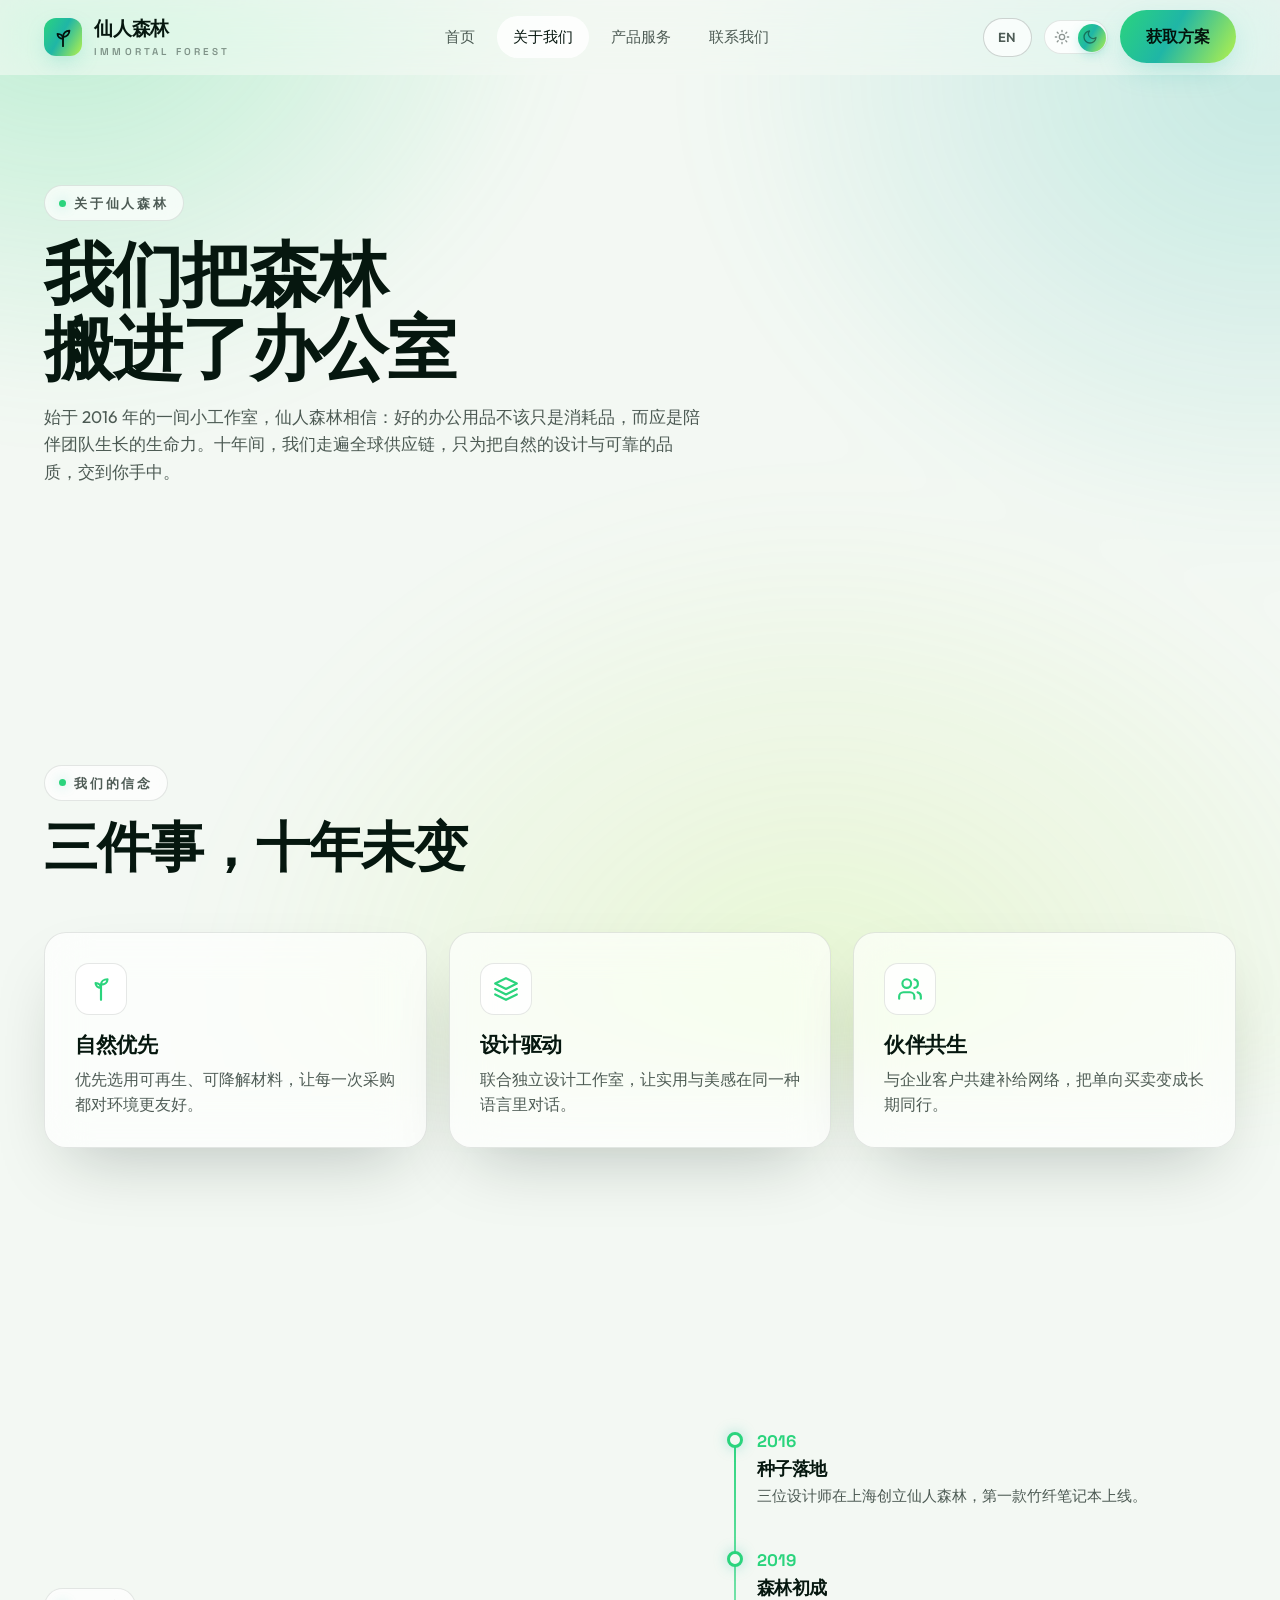
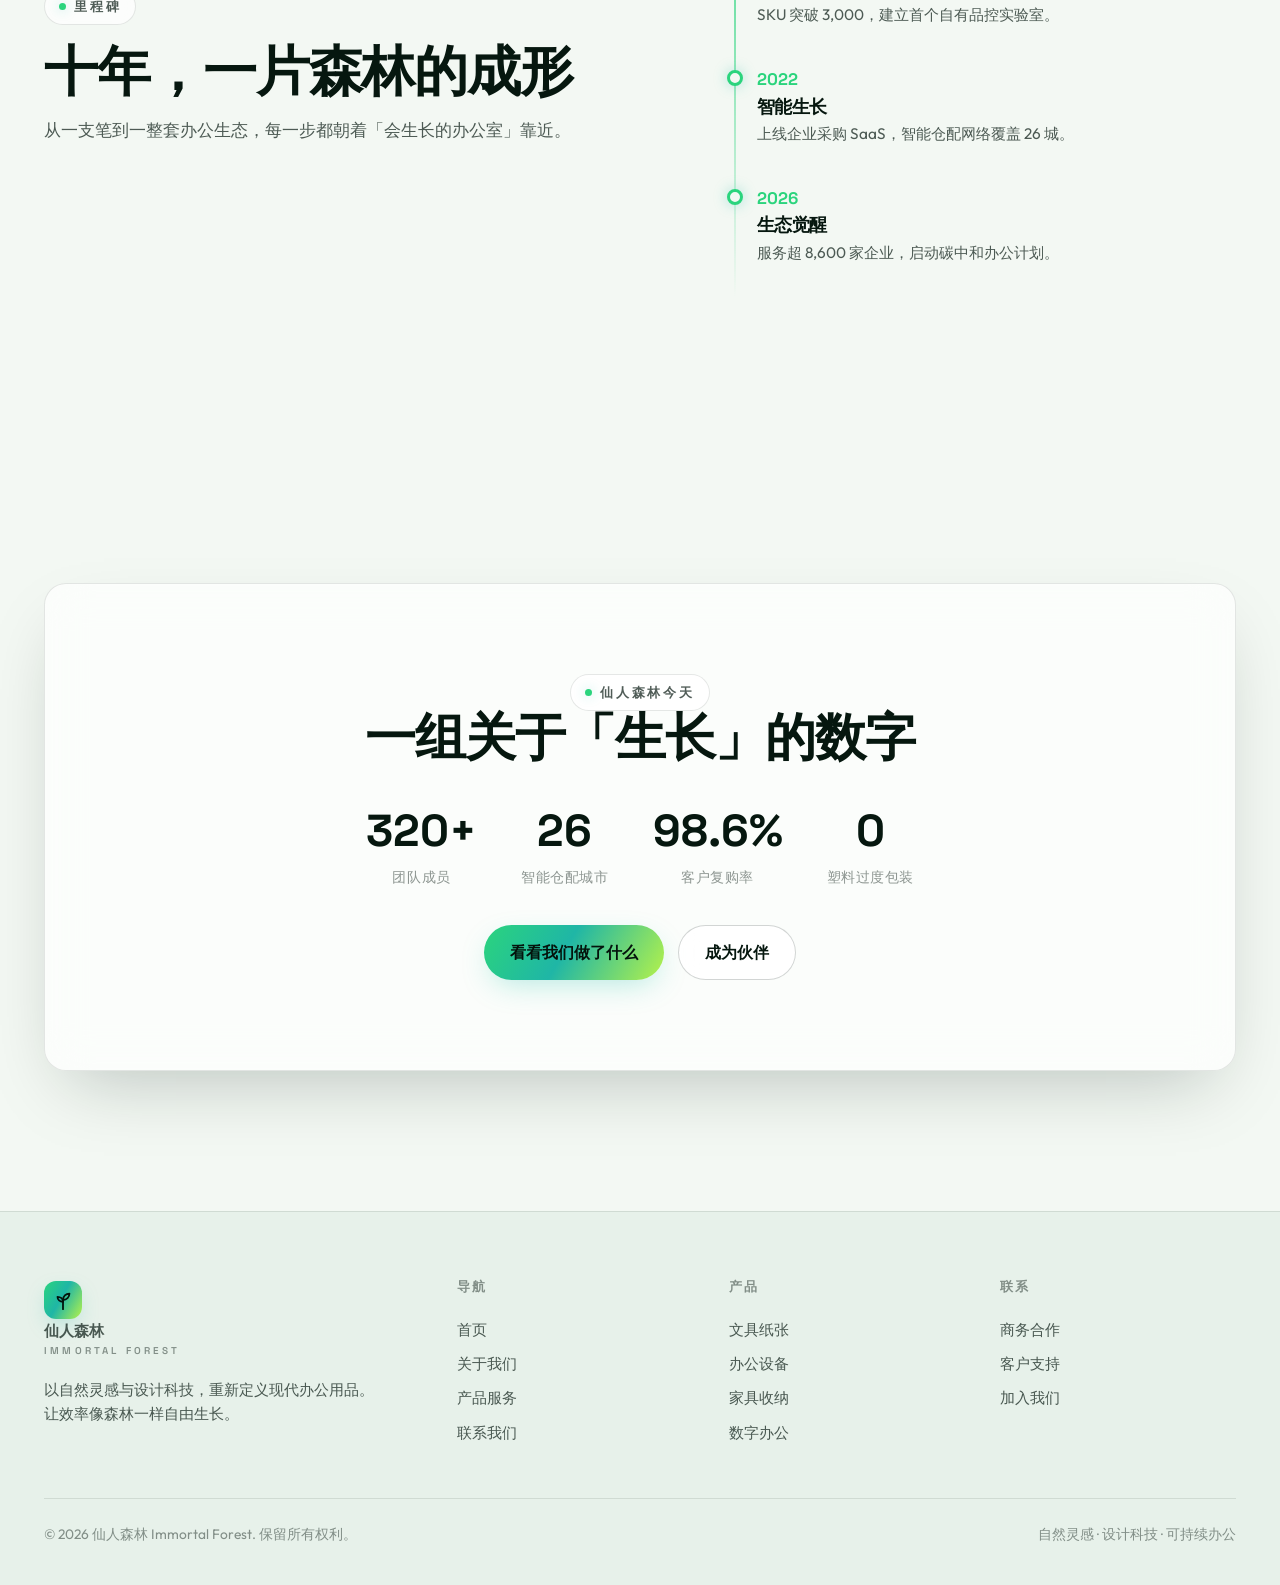
<file: about.html>
<!DOCTYPE html>
<html lang="zh-CN" data-theme="dark">
<head>
  <meta charset="UTF-8" />
  <script>(function(){document.documentElement.classList.add('js')})()</script>
  <meta name="viewport" content="width=device-width, initial-scale=1.0" />
  <title>关于我们 · 仙人森林 Immortal Forest</title>
  <meta name="description" content="仙人森林的故事、使命与里程碑。我们如何把森林的秩序与生命力，注入现代办公。" />
  <link rel="preconnect" href="https://fonts.googleapis.com" />
  <link rel="preconnect" href="https://fonts.gstatic.com" crossorigin />
  <link href="https://fonts.googleapis.com/css2?family=Outfit:wght@400;500;600;700&family=Space+Grotesk:wght@500;600;700&display=swap" rel="stylesheet" />
  <link rel="stylesheet" href="assets/css/styles.css" />
</head>
<body data-page="about">

  <header class="nav">
    <div class="container nav-inner">
      <a href="index.html" class="brand">
        <span class="brand-mark"><svg viewBox="0 0 24 24" fill="none" stroke="currentColor" stroke-width="2" stroke-linecap="round" stroke-linejoin="round"><path d="M12 22V12"/><path d="M12 12c0-4 3-7 7-7 0 4-3 7-7 7Z"/><path d="M12 14c0-3-2.5-5.5-6-5.5 0 3 2.5 5.5 6 5.5Z"/></svg></span>
        <span>仙人森林<small>Immortal Forest</small></span>
      </a>
      <nav class="nav-links">
        <a href="index.html" data-page="home">首页</a>
        <a href="about.html" data-page="about">关于我们</a>
        <a href="products.html" data-page="products">产品服务</a>
        <a href="contact.html" data-page="contact">联系我们</a>
      </nav>
      <div class="nav-actions">
        <a href="en/index.html" class="lang-switch" data-magnetic>EN</a>
        <button class="theme-toggle" aria-label="切换主题">
          <svg class="ico sun" viewBox="0 0 24 24" fill="none" stroke="currentColor" stroke-width="2" stroke-linecap="round"><circle cx="12" cy="12" r="4"/><path d="M12 2v2M12 20v2M4.9 4.9l1.4 1.4M17.7 17.7l1.4 1.4M2 12h2M20 12h2M4.9 19.1l1.4-1.4M17.7 6.3l1.4-1.4"/></svg>
          <svg class="ico moon" viewBox="0 0 24 24" fill="none" stroke="currentColor" stroke-width="2" stroke-linecap="round" stroke-linejoin="round"><path d="M21 12.8A9 9 0 1 1 11.2 3a7 7 0 0 0 9.8 9.8Z"/></svg>
          <span class="knob"></span>
        </button>
        <a href="contact.html" class="btn btn-primary" data-magnetic>获取方案</a>
        <button class="nav-burger" aria-label="菜单"><svg viewBox="0 0 24 24" fill="none" stroke="currentColor" stroke-width="2" stroke-linecap="round"><path d="M4 7h16M4 12h16M4 17h16"/></svg></button>
      </div>
    </div>
  </header>

  <!-- HERO -->
  <section class="section" style="padding-top: clamp(60px,9vw,110px);">
    <div class="container">
      <span class="eyebrow reveal">关于仙人森林</span>
      <h1 class="section-title reveal" data-delay="1" style="font-size:clamp(2.4rem,6vw,4.4rem); max-width:16ch;">我们把森林<br/>搬进了办公室</h1>
      <p class="section-sub reveal" data-delay="2">始于 2016 年的一间小工作室，仙人森林相信：好的办公用品不该只是消耗品，而应是陪伴团队生长的生命力。十年间，我们走遍全球供应链，只为把自然的设计与可靠的品质，交到你手中。</p>
    </div>
  </section>

  <!-- MISSION / VALUES -->
  <section class="section">
    <div class="container">
      <div class="section-head reveal">
        <span class="eyebrow">我们的信念</span>
        <h2 class="section-title">三件事，十年未变</h2>
      </div>
      <div class="grid-3">
        <article class="feature glass reveal">
          <div class="ic"><svg viewBox="0 0 24 24" fill="none" stroke="currentColor" stroke-width="2" stroke-linecap="round" stroke-linejoin="round"><path d="M12 22V8"/><path d="M12 8c0-3 2.5-5 6-5 0 3-2.5 5-6 5Z"/><path d="M12 11c0-2.5-2-4.5-5-4.5 0 2.5 2 4.5 5 4.5Z"/></svg></div>
          <h3>自然优先</h3>
          <p>优先选用可再生、可降解材料，让每一次采购都对环境更友好。</p>
        </article>
        <article class="feature glass reveal" data-delay="1">
          <div class="ic"><svg viewBox="0 0 24 24" fill="none" stroke="currentColor" stroke-width="2" stroke-linecap="round" stroke-linejoin="round"><path d="M12 2 2 7l10 5 10-5-10-5Z"/><path d="m2 17 10 5 10-5M2 12l10 5 10-5"/></svg></div>
          <h3>设计驱动</h3>
          <p>联合独立设计工作室，让实用与美感在同一种语言里对话。</p>
        </article>
        <article class="feature glass reveal" data-delay="2">
          <div class="ic"><svg viewBox="0 0 24 24" fill="none" stroke="currentColor" stroke-width="2" stroke-linecap="round" stroke-linejoin="round"><path d="M16 21v-2a4 4 0 0 0-4-4H6a4 4 0 0 0-4 4v2"/><circle cx="9" cy="7" r="4"/><path d="M22 21v-2a4 4 0 0 0-3-3.87M16 3.13A4 4 0 0 1 16 11"/></svg></div>
          <h3>伙伴共生</h3>
          <p>与企业客户共建补给网络，把单向买卖变成长期同行。</p>
        </article>
      </div>
    </div>
  </section>

  <!-- TIMELINE -->
  <section class="section">
    <div class="container split">
      <div class="reveal">
        <span class="eyebrow">里程碑</span>
        <h2 class="section-title">十年，一片森林的成形</h2>
        <p class="section-sub">从一支笔到一整套办公生态，每一步都朝着「会生长的办公室」靠近。</p>
      </div>
      <div class="timeline reveal" data-delay="1">
        <div class="tl-item"><div class="yr">2016</div><h4>种子落地</h4><p>三位设计师在上海创立仙人森林，第一款竹纤笔记本上线。</p></div>
        <div class="tl-item"><div class="yr">2019</div><h4>森林初成</h4><p>SKU 突破 3,000，建立首个自有品控实验室。</p></div>
        <div class="tl-item"><div class="yr">2022</div><h4>智能生长</h4><p>上线企业采购 SaaS，智能仓配网络覆盖 26 城。</p></div>
        <div class="tl-item"><div class="yr">2026</div><h4>生态觉醒</h4><p>服务超 8,600 家企业，启动碳中和办公计划。</p></div>
      </div>
    </div>
  </section>

  <!-- TEAM / NUMBERS -->
  <section class="section">
    <div class="container">
      <div class="cta-band glass reveal">
        <span class="eyebrow">仙人森林今天</span>
        <h2>一组关于「生长」的数字</h2>
        <div class="hero-stats" style="justify-content:center; margin-top:30px;">
          <div class="stat"><div class="num">320+</div><div class="lbl">团队成员</div></div>
          <div class="stat"><div class="num">26</div><div class="lbl">智能仓配城市</div></div>
          <div class="stat"><div class="num">98.6%</div><div class="lbl">客户复购率</div></div>
          <div class="stat"><div class="num">0</div><div class="lbl">塑料过度包装</div></div>
        </div>
        <div class="btn-row" style="margin-top:36px;">
          <a href="products.html" class="btn btn-primary" data-magnetic>看看我们做了什么</a>
          <a href="contact.html" class="btn btn-ghost" data-magnetic>成为伙伴</a>
        </div>
      </div>
    </div>
  </section>

  <footer class="footer">
    <div class="container">
      <div class="footer-grid">
        <div>
          <a href="index.html" class="brand">
            <span class="brand-mark"><svg viewBox="0 0 24 24" fill="none" stroke="currentColor" stroke-width="2" stroke-linecap="round" stroke-linejoin="round"><path d="M12 22V12"/><path d="M12 12c0-4 3-7 7-7 0 4-3 7-7 7Z"/><path d="M12 14c0-3-2.5-5.5-6-5.5 0 3 2.5 5.5 6 5.5Z"/></svg></span>
            <span>仙人森林<small>Immortal Forest</small></span>
          </a>
          <p class="desc">以自然灵感与设计科技，重新定义现代办公用品。让效率像森林一样自由生长。</p>
        </div>
        <div><h5>导航</h5><a href="index.html">首页</a><a href="about.html">关于我们</a><a href="products.html">产品服务</a><a href="contact.html">联系我们</a></div>
        <div><h5>产品</h5><a href="products.html">文具纸张</a><a href="products.html">办公设备</a><a href="products.html">家具收纳</a><a href="products.html">数字办公</a></div>
        <div><h5>联系</h5><a href="contact.html">商务合作</a><a href="contact.html">客户支持</a><a href="contact.html">加入我们</a></div>
      </div>
      <div class="footer-bottom">
        <span>© 2026 仙人森林 Immortal Forest. 保留所有权利。</span>
        <span>自然灵感 · 设计科技 · 可持续办公</span>
      </div>
    </div>
  </footer>

  <script src="assets/js/main.js"></script>
</body>
</html>
</file>
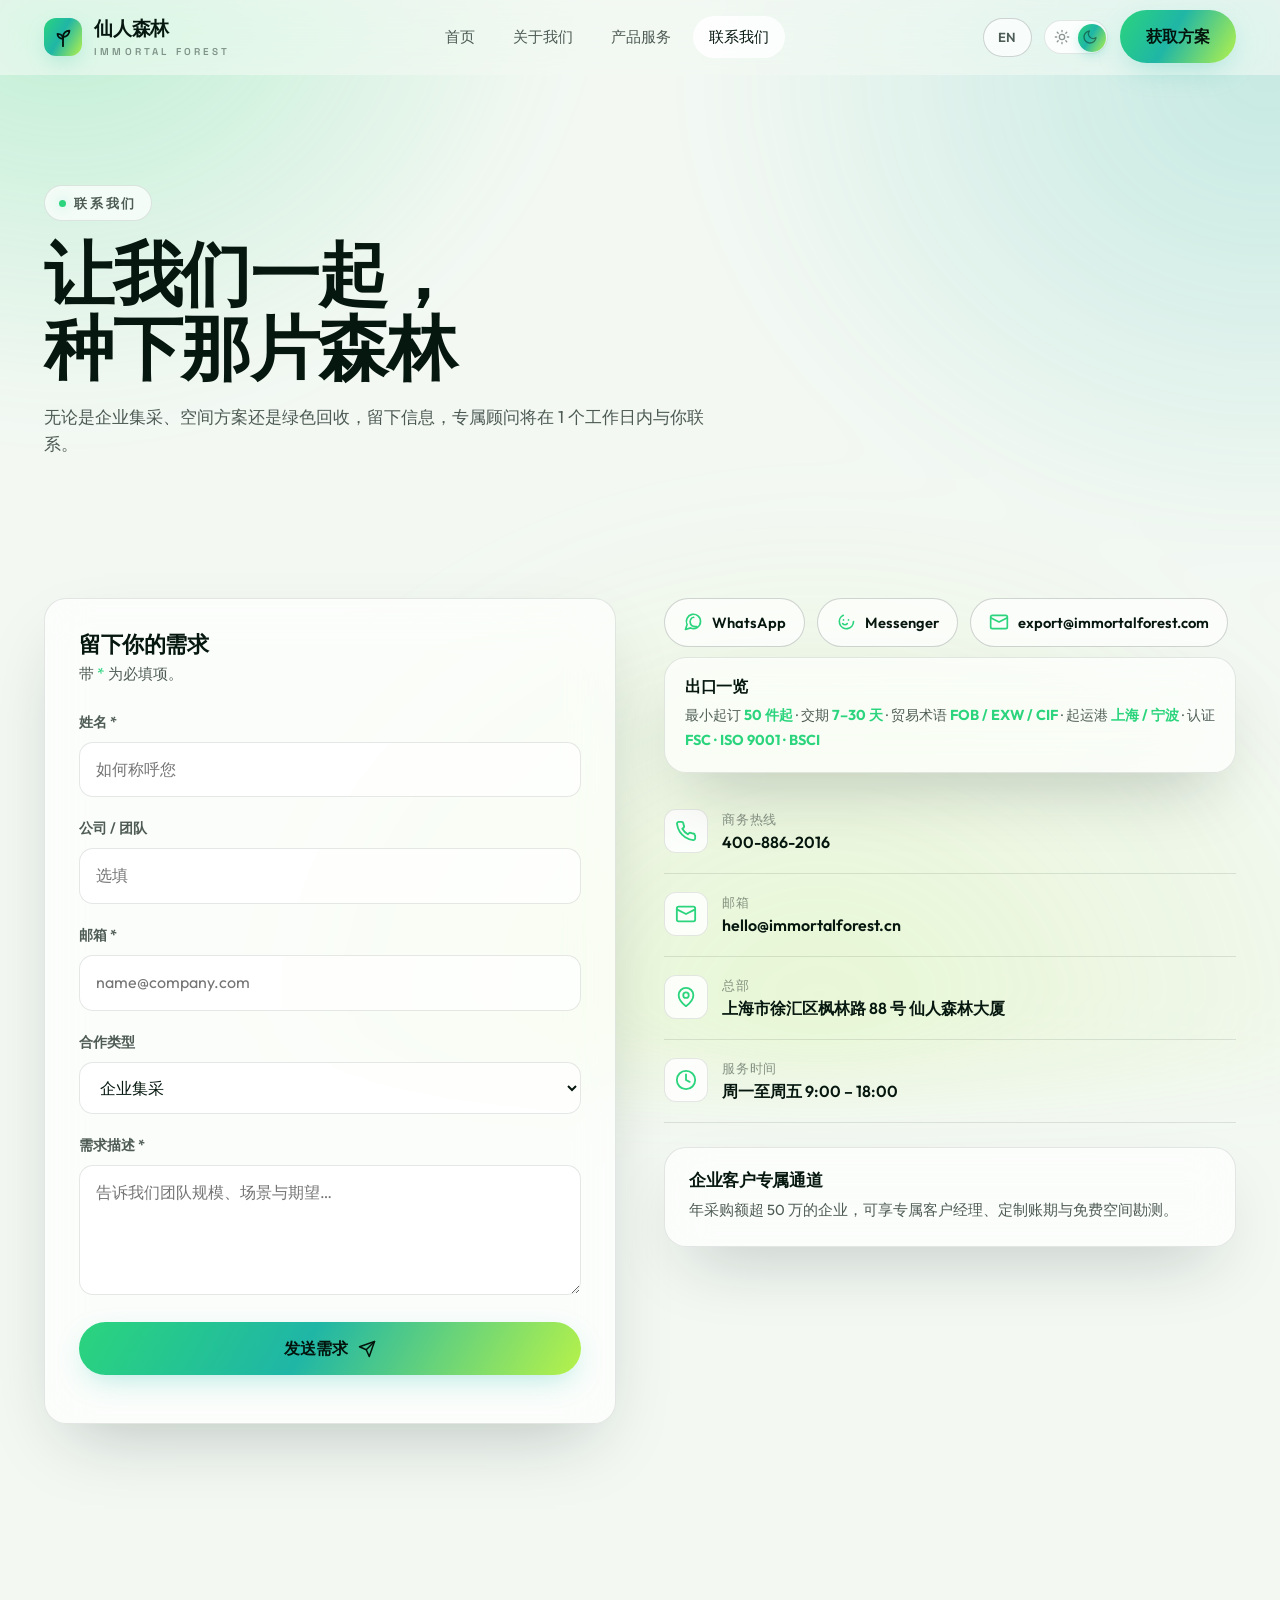
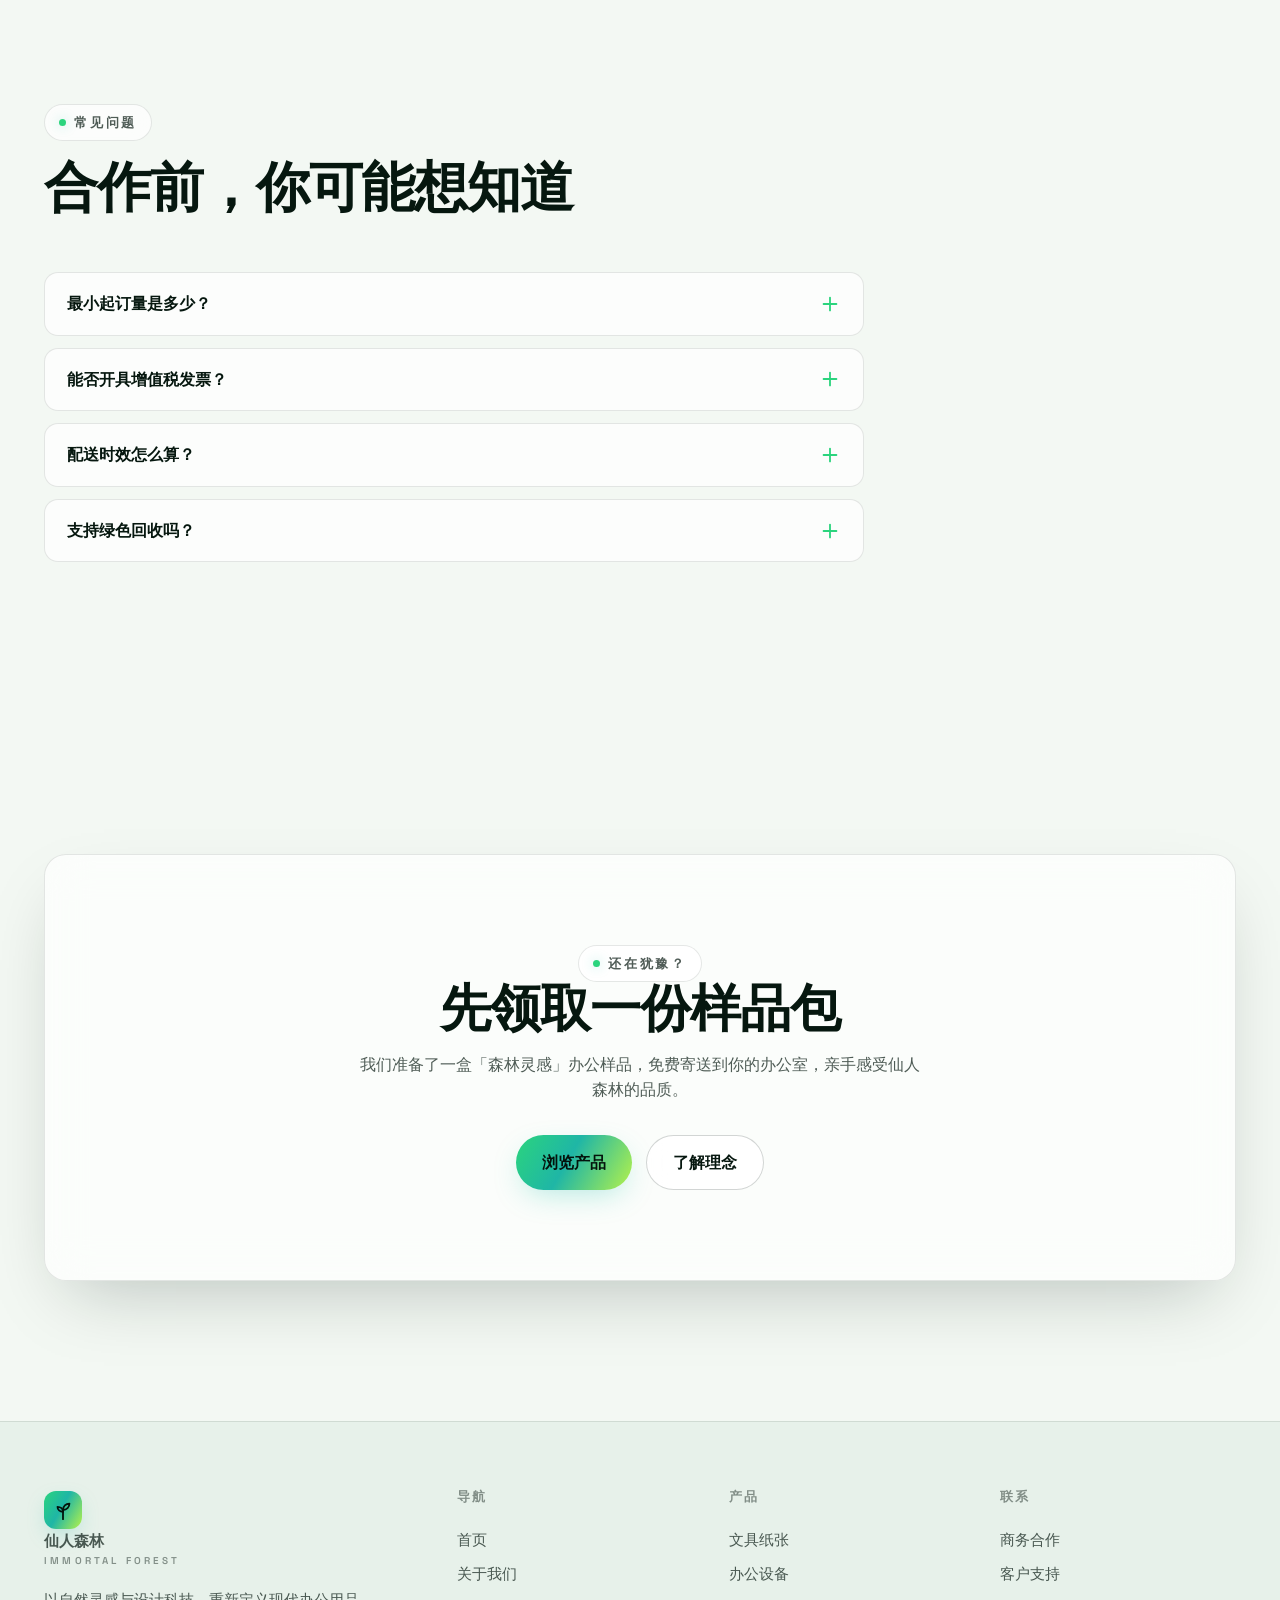
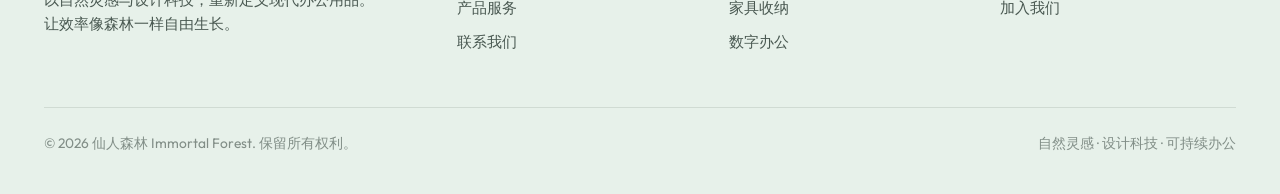
<file: contact.html>
<!DOCTYPE html>
<html lang="zh-CN" data-theme="dark">
<head>
  <meta charset="UTF-8" />
  <script>(function(){document.documentElement.classList.add('js')})()</script>
  <meta name="viewport" content="width=device-width, initial-scale=1.0" />
  <title>联系我们 · 仙人森林 Immortal Forest</title>
  <meta name="description" content="联系仙人森林：商务合作、企业集采、客户支持。留下信息，专属顾问将在 1 个工作日内与您联系。" />
  <link rel="preconnect" href="https://fonts.googleapis.com" />
  <link rel="preconnect" href="https://fonts.gstatic.com" crossorigin />
  <link href="https://fonts.googleapis.com/css2?family=Outfit:wght@400;500;600;700&family=Space+Grotesk:wght@500;600;700&display=swap" rel="stylesheet" />
  <link rel="stylesheet" href="assets/css/styles.css" />
</head>
<body data-page="contact">

  <header class="nav">
    <div class="container nav-inner">
      <a href="index.html" class="brand">
        <span class="brand-mark"><svg viewBox="0 0 24 24" fill="none" stroke="currentColor" stroke-width="2" stroke-linecap="round" stroke-linejoin="round"><path d="M12 22V12"/><path d="M12 12c0-4 3-7 7-7 0 4-3 7-7 7Z"/><path d="M12 14c0-3-2.5-5.5-6-5.5 0 3 2.5 5.5 6 5.5Z"/></svg></span>
        <span>仙人森林<small>Immortal Forest</small></span>
      </a>
      <nav class="nav-links">
        <a href="index.html" data-page="home">首页</a>
        <a href="about.html" data-page="about">关于我们</a>
        <a href="products.html" data-page="products">产品服务</a>
        <a href="contact.html" data-page="contact">联系我们</a>
      </nav>
      <div class="nav-actions">
        <a href="en/index.html" class="lang-switch" data-magnetic>EN</a>
        <button class="theme-toggle" aria-label="切换主题">
          <svg class="ico sun" viewBox="0 0 24 24" fill="none" stroke="currentColor" stroke-width="2" stroke-linecap="round"><circle cx="12" cy="12" r="4"/><path d="M12 2v2M12 20v2M4.9 4.9l1.4 1.4M17.7 17.7l1.4 1.4M2 12h2M20 12h2M4.9 19.1l1.4-1.4M17.7 6.3l1.4-1.4"/></svg>
          <svg class="ico moon" viewBox="0 0 24 24" fill="none" stroke="currentColor" stroke-width="2" stroke-linecap="round" stroke-linejoin="round"><path d="M21 12.8A9 9 0 1 1 11.2 3a7 7 0 0 0 9.8 9.8Z"/></svg>
          <span class="knob"></span>
        </button>
        <a href="contact.html" class="btn btn-primary" data-magnetic>获取方案</a>
        <button class="nav-burger" aria-label="菜单"><svg viewBox="0 0 24 24" fill="none" stroke="currentColor" stroke-width="2" stroke-linecap="round"><path d="M4 7h16M4 12h16M4 17h16"/></svg></button>
      </div>
    </div>
  </header>

  <!-- HERO -->
  <section class="section" style="padding-top: clamp(60px,9vw,110px);">
    <div class="container">
      <span class="eyebrow reveal">联系我们</span>
      <h1 class="section-title reveal" data-delay="1" style="font-size:clamp(2.4rem,6vw,4.4rem); max-width:16ch;">让我们一起，<br/>种下那片森林</h1>
      <p class="section-sub reveal" data-delay="2">无论是企业集采、空间方案还是绿色回收，留下信息，专属顾问将在 1 个工作日内与你联系。</p>
    </div>
  </section>

  <!-- CONTACT -->
  <section class="section" style="padding-top:0;">
    <div class="container contact-grid">
      <!-- FORM -->
      <div class="glass reveal" style="padding:34px;">
        <h3 style="font-size:1.4rem; margin-bottom:6px;">留下你的需求</h3>
        <p style="color:var(--text-soft); margin-bottom:24px; font-size:.96rem;">带 <span style="color:var(--emerald);">*</span> 为必填项。</p>
        <form id="contact-form" novalidate>
          <div class="form-field">
            <label for="name">姓名 *</label>
            <input id="name" name="name" type="text" placeholder="如何称呼您" required />
            <span class="err">请填写姓名</span>
          </div>
          <div class="form-field">
            <label for="company">公司 / 团队</label>
            <input id="company" name="company" type="text" placeholder="选填" />
          </div>
          <div class="form-field">
            <label for="email">邮箱 *</label>
            <input id="email" name="email" type="email" placeholder="name@company.com" required />
            <span class="err">请填写有效的邮箱地址</span>
          </div>
          <div class="form-field">
            <label for="type">合作类型</label>
            <select id="type" name="type">
              <option>企业集采</option>
              <option>空间方案</option>
              <option>订阅补给</option>
              <option>绿色回收</option>
              <option>其他咨询</option>
            </select>
          </div>
          <div class="form-field">
            <label for="msg">需求描述 *</label>
            <textarea id="msg" name="msg" placeholder="告诉我们团队规模、场景与期望…" required></textarea>
            <span class="err">请简单描述您的需求</span>
          </div>
          <button type="submit" class="btn btn-primary" data-magnetic style="width:100%; justify-content:center;">
            <span class="lbl">发送需求</span>
            <svg viewBox="0 0 24 24" fill="none" stroke="currentColor" stroke-width="2" stroke-linecap="round" stroke-linejoin="round"><path d="m22 2-7 20-4-9-9-4Z"/><path d="M22 2 11 13"/></svg>
          </button>
          <div class="form-status" role="status" aria-live="polite"></div>
        </form>
      </div>

      <!-- INFO -->
      <div class="reveal" data-delay="1">
        <div class="chan-row">
          <a class="chan" href="https://wa.me/8613800000000" target="_blank" rel="noopener">
            <svg viewBox="0 0 24 24" fill="none" stroke="currentColor" stroke-width="2" stroke-linecap="round" stroke-linejoin="round"><path d="M21 11.5a8.4 8.4 0 0 1-12 7.6L3 21l1.9-6A8.5 8.5 0 1 1 21 11.5Z"/><path d="M8.5 11c0 4 2.5 6.5 6.5 6.5.4 0 .8 0 1.2-.1"/><path d="M9 9.5c.5-1.8 2-3 3.8-3.2"/></svg>
            WhatsApp
          </a>
          <a class="chan" href="https://m.me/immortalforest" target="_blank" rel="noopener">
            <svg viewBox="0 0 24 24" fill="none" stroke="currentColor" stroke-width="2" stroke-linecap="round" stroke-linejoin="round"><path d="M21 11.5a8.5 8.5 0 1 1-12.3-7.6"/><path d="M8 14c1.5 1.5 4 1.5 5.5 0M9 9.5h.01M15 9.5h.01"/></svg>
            Messenger
          </a>
          <a class="chan" href="mailto:export@immortalforest.com">
            <svg viewBox="0 0 24 24" fill="none" stroke="currentColor" stroke-width="2" stroke-linecap="round" stroke-linejoin="round"><rect x="2" y="4" width="20" height="16" rx="2"/><path d="m22 7-10 5L2 7"/></svg>
            export@immortalforest.com
          </a>
        </div>
        <div class="glass" style="margin-top:4px; margin-bottom:18px; padding:20px; border-radius:var(--radius);">
          <h4 style="font-size:1.02rem; margin-bottom:8px;">出口一览</h4>
          <p style="color:var(--text-soft); font-size:.9rem; line-height:1.7;">最小起订 <b style="color:var(--emerald)">50 件起</b> · 交期 <b style="color:var(--emerald)">7–30 天</b> · 贸易术语 <b style="color:var(--emerald)">FOB / EXW / CIF</b> · 起运港 <b style="color:var(--emerald)">上海 / 宁波</b> · 认证 <b style="color:var(--emerald)">FSC · ISO 9001 · BSCI</b></p>
        </div>
        <div class="info-row">
          <span class="ic"><svg viewBox="0 0 24 24" fill="none" stroke="currentColor" stroke-width="2" stroke-linecap="round" stroke-linejoin="round"><path d="M22 16.9v3a2 2 0 0 1-2.2 2 19.8 19.8 0 0 1-8.6-3 19.5 19.5 0 0 1-6-6 19.8 19.8 0 0 1-3-8.6A2 2 0 0 1 4.1 2h3a2 2 0 0 1 2 1.7c.1.9.4 1.8.7 2.7a2 2 0 0 1-.5 2.1L8 9.6a16 16 0 0 0 6 6l1.1-1.1a2 2 0 0 1 2.1-.5c.9.3 1.8.6 2.7.7a2 2 0 0 1 1.7 2Z"/></svg></span>
          <div><div class="k">商务热线</div><div class="v">400-886-2016</div></div>
        </div>
        <div class="info-row">
          <span class="ic"><svg viewBox="0 0 24 24" fill="none" stroke="currentColor" stroke-width="2" stroke-linecap="round" stroke-linejoin="round"><rect x="2" y="4" width="20" height="16" rx="2"/><path d="m22 7-10 5L2 7"/></svg></span>
          <div><div class="k">邮箱</div><div class="v">hello@immortalforest.cn</div></div>
        </div>
        <div class="info-row">
          <span class="ic"><svg viewBox="0 0 24 24" fill="none" stroke="currentColor" stroke-width="2" stroke-linecap="round" stroke-linejoin="round"><path d="M20 10c0 6-8 12-8 12s-8-6-8-12a8 8 0 0 1 16 0Z"/><circle cx="12" cy="10" r="3"/></svg></span>
          <div><div class="k">总部</div><div class="v">上海市徐汇区枫林路 88 号 仙人森林大厦</div></div>
        </div>
        <div class="info-row">
          <span class="ic"><svg viewBox="0 0 24 24" fill="none" stroke="currentColor" stroke-width="2" stroke-linecap="round" stroke-linejoin="round"><circle cx="12" cy="12" r="10"/><path d="M12 6v6l4 2"/></svg></span>
          <div><div class="k">服务时间</div><div class="v">周一至周五 9:00 – 18:00</div></div>
        </div>
        <div class="glass" style="margin-top:24px; padding:24px; border-radius:var(--radius);">
          <h4 style="font-size:1.05rem; margin-bottom:8px;">企业客户专属通道</h4>
          <p style="color:var(--text-soft); font-size:.92rem;">年采购额超 50 万的企业，可享专属客户经理、定制账期与免费空间勘测。</p>
        </div>
      </div>
    </div>
  </section>

  <!-- FAQ -->
  <section class="section">
    <div class="container">
      <div class="section-head reveal">
        <span class="eyebrow">常见问题</span>
        <h2 class="section-title">合作前，你可能想知道</h2>
      </div>
      <div style="max-width:820px;" class="reveal">
        <div class="faq-item">
          <button class="faq-q">最小起订量是多少？<svg class="plus" viewBox="0 0 24 24" fill="none" stroke="currentColor" stroke-width="2" stroke-linecap="round"><path d="M12 5v14M5 12h14"/></svg></button>
          <div class="faq-a"><p>大部分标品支持单件下单；企业集采方案可按项目定制起订量，专属顾问会为你确认。</p></div>
        </div>
        <div class="faq-item">
          <button class="faq-q">能否开具增值税发票？<svg class="plus" viewBox="0 0 24 24" fill="none" stroke="currentColor" stroke-width="2" stroke-linecap="round"><path d="M12 5v14M5 12h14"/></svg></button>
          <div class="faq-a"><p>支持。下单后可在线申请电子专票或纸质普票，企业集采客户默认提供 13% 增值税专用发票。</p></div>
        </div>
        <div class="faq-item">
          <button class="faq-q">配送时效怎么算？<svg class="plus" viewBox="0 0 24 24" fill="none" stroke="currentColor" stroke-width="2" stroke-linecap="round"><path d="M12 5v14M5 12h14"/></svg></button>
          <div class="faq-a"><p>核心城市 48 小时到仓；订阅补给按约定周期自动送达，断档风险由我们兜底。</p></div>
        </div>
        <div class="faq-item">
          <button class="faq-q">支持绿色回收吗？<svg class="plus" viewBox="0 0 24 24" fill="none" stroke="currentColor" stroke-width="2" stroke-linecap="round"><path d="M12 5v14M5 12h14"/></svg></button>
          <div class="faq-a"><p>支持。我们提供空墨盒、废纸与旧设备的闭环回收服务，并出具碳减排报告，助力企业 ESG。</p></div>
        </div>
      </div>
    </div>
  </section>

  <!-- CTA -->
  <section class="section">
    <div class="container">
      <div class="cta-band glass reveal">
        <span class="eyebrow">还在犹豫？</span>
        <h2>先领取一份样品包</h2>
        <p>我们准备了一盒「森林灵感」办公样品，免费寄送到你的办公室，亲手感受仙人森林的品质。</p>
        <div class="btn-row">
          <a href="products.html" class="btn btn-primary" data-magnetic>浏览产品</a>
          <a href="about.html" class="btn btn-ghost" data-magnetic>了解理念</a>
        </div>
      </div>
    </div>
  </section>

  <footer class="footer">
    <div class="container">
      <div class="footer-grid">
        <div>
          <a href="index.html" class="brand">
            <span class="brand-mark"><svg viewBox="0 0 24 24" fill="none" stroke="currentColor" stroke-width="2" stroke-linecap="round" stroke-linejoin="round"><path d="M12 22V12"/><path d="M12 12c0-4 3-7 7-7 0 4-3 7-7 7Z"/><path d="M12 14c0-3-2.5-5.5-6-5.5 0 3 2.5 5.5 6 5.5Z"/></svg></span>
            <span>仙人森林<small>Immortal Forest</small></span>
          </a>
          <p class="desc">以自然灵感与设计科技，重新定义现代办公用品。让效率像森林一样自由生长。</p>
        </div>
        <div><h5>导航</h5><a href="index.html">首页</a><a href="about.html">关于我们</a><a href="products.html">产品服务</a><a href="contact.html">联系我们</a></div>
        <div><h5>产品</h5><a href="products.html">文具纸张</a><a href="products.html">办公设备</a><a href="products.html">家具收纳</a><a href="products.html">数字办公</a></div>
        <div><h5>联系</h5><a href="contact.html">商务合作</a><a href="contact.html">客户支持</a><a href="contact.html">加入我们</a></div>
      </div>
      <div class="footer-bottom">
        <span>© 2026 仙人森林 Immortal Forest. 保留所有权利。</span>
        <span>自然灵感 · 设计科技 · 可持续办公</span>
      </div>
    </div>
  </footer>

  <script src="assets/js/main.js"></script>
</body>
</html>
</file>
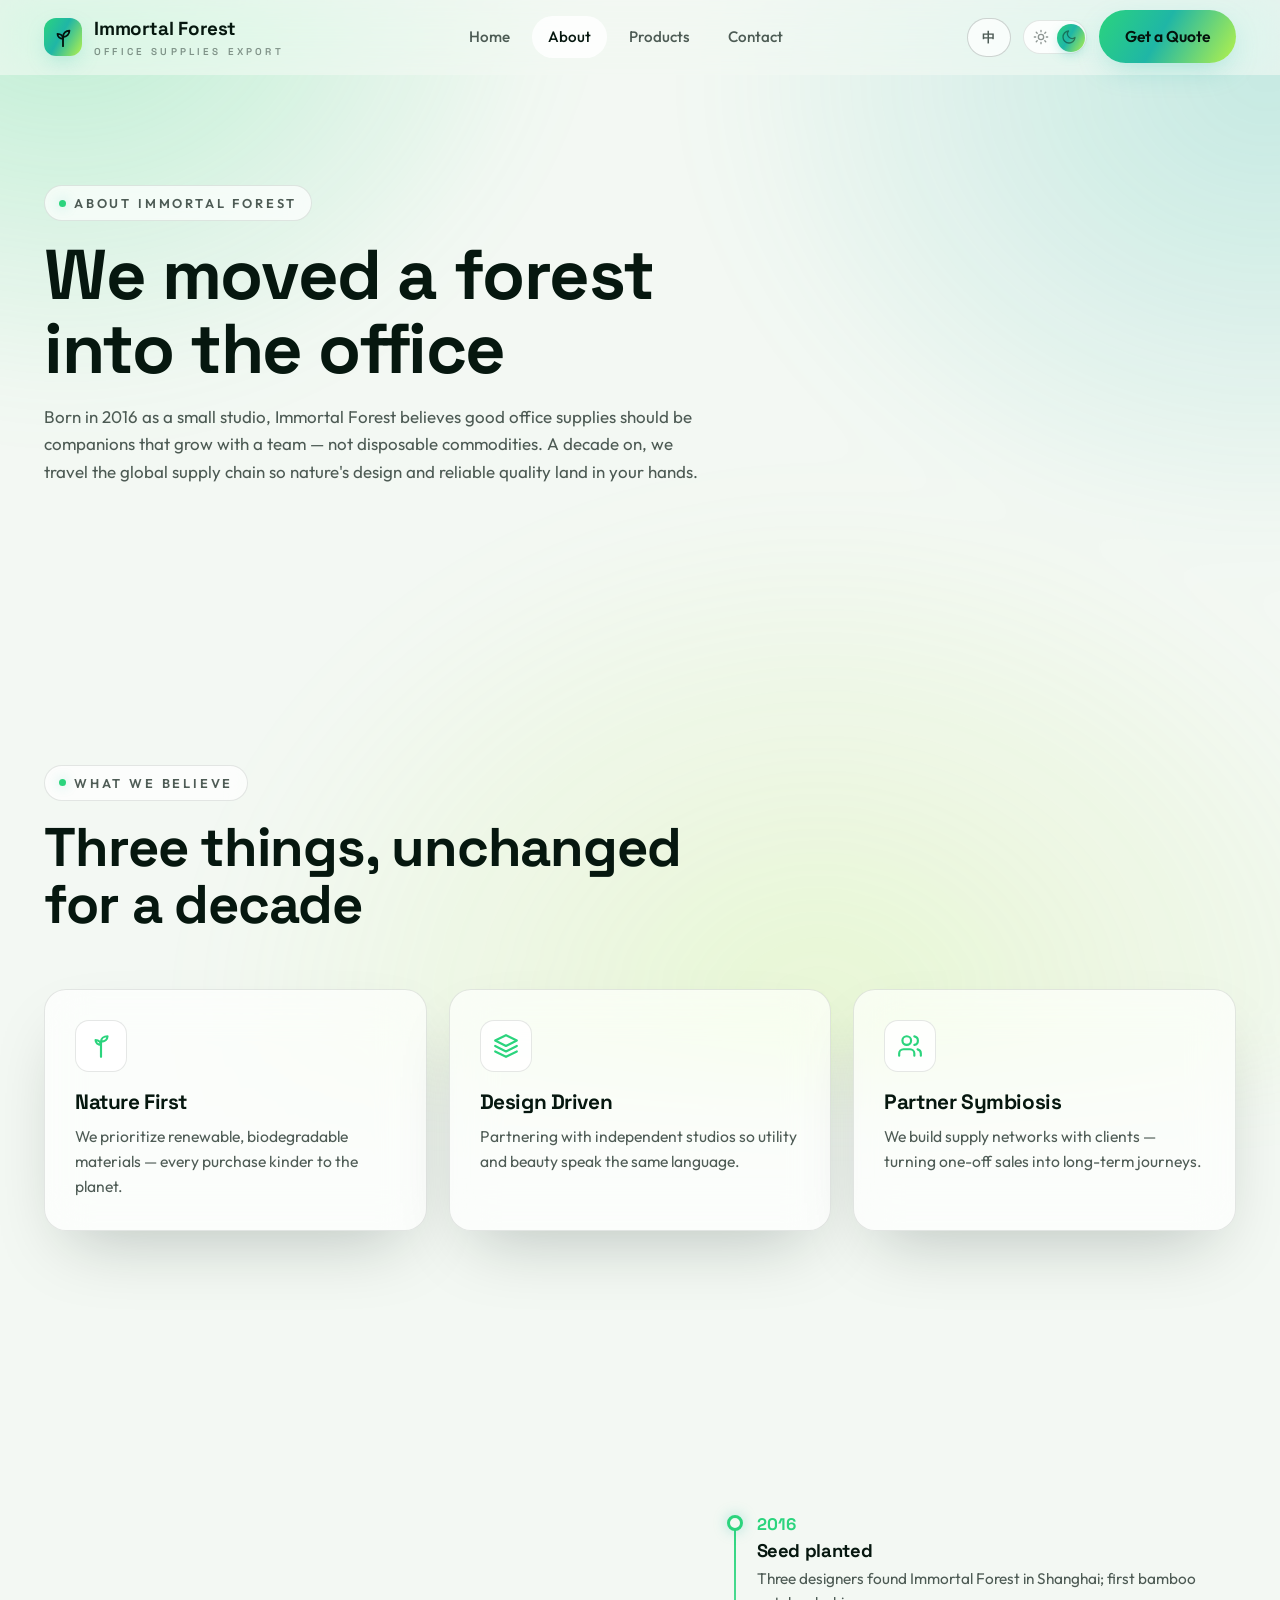
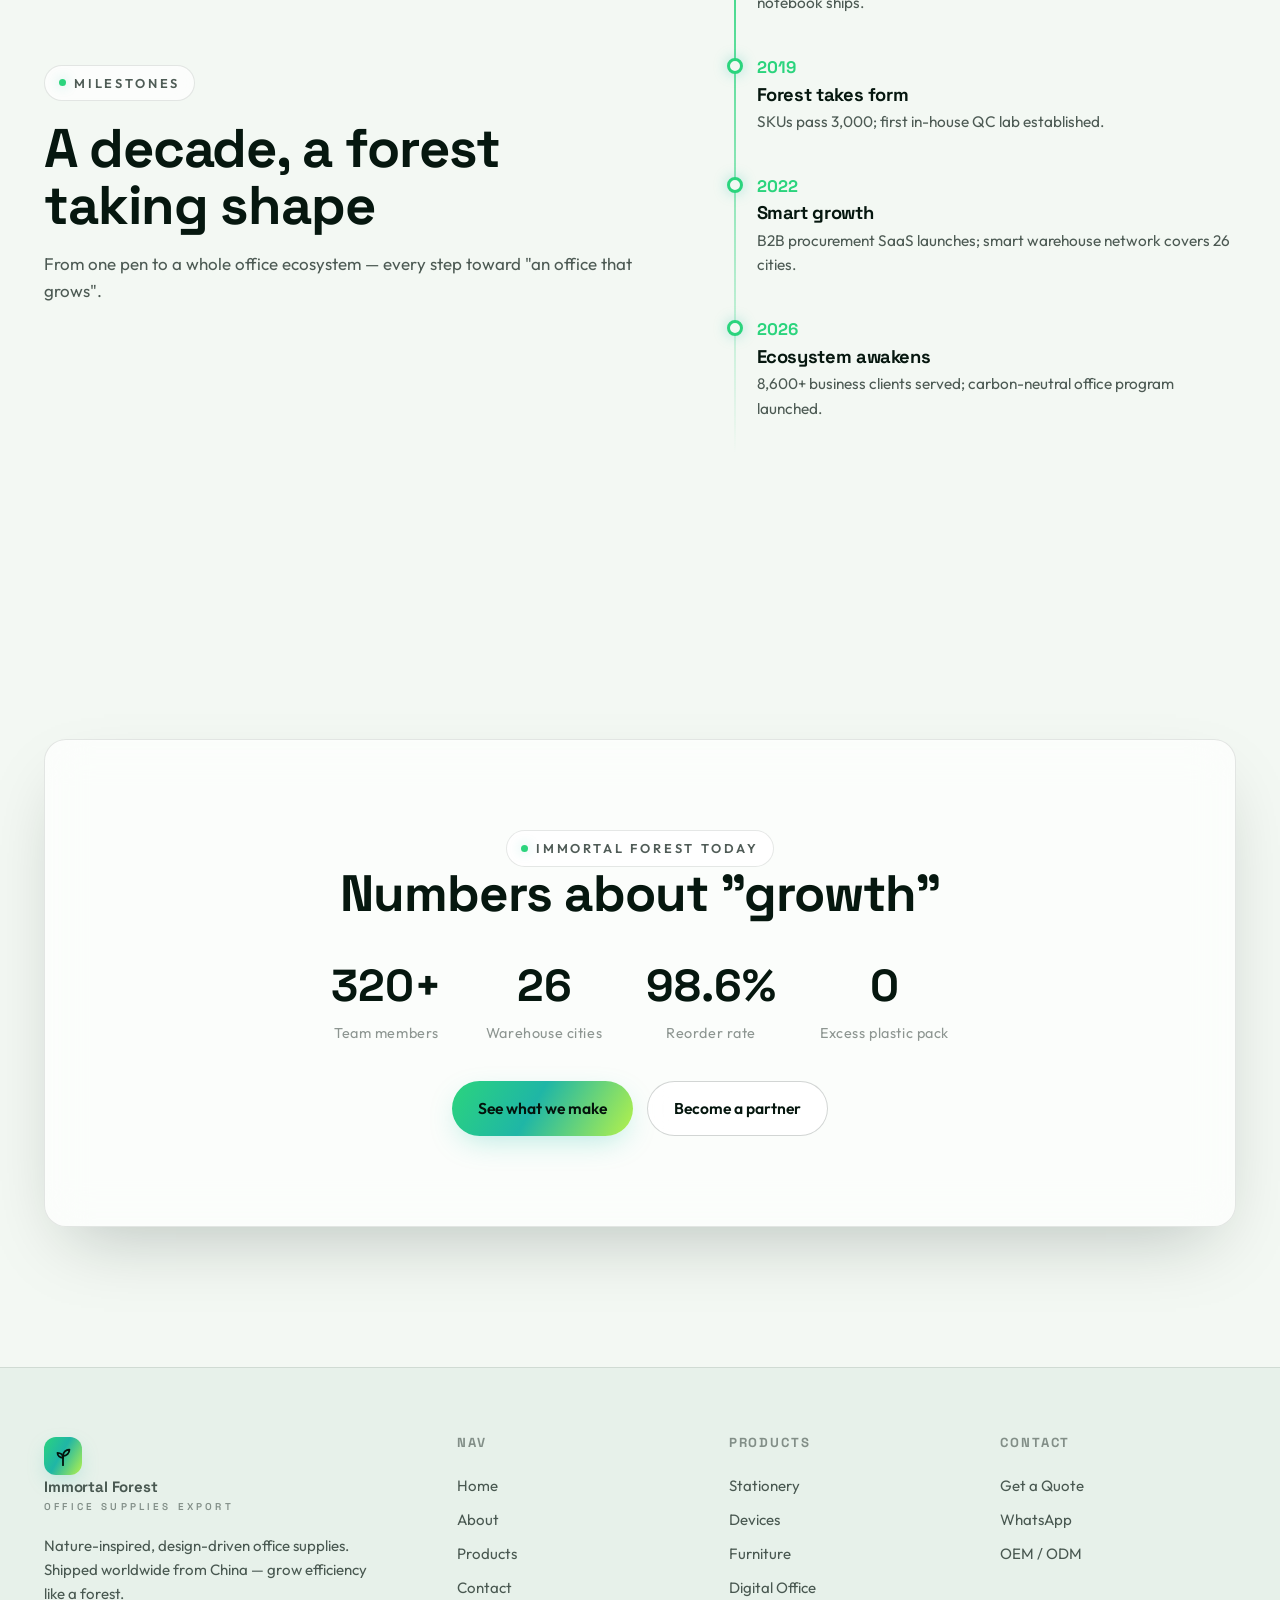
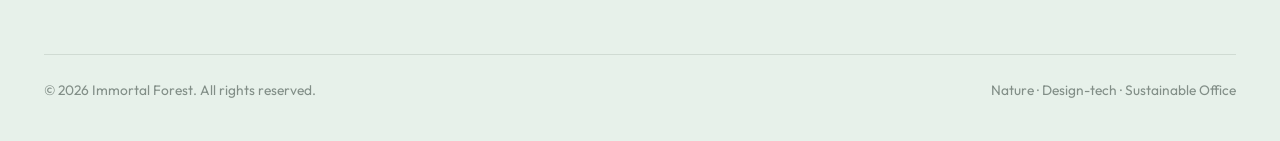
<file: en/about.html>
<!DOCTYPE html>
<html lang="en" data-theme="dark">
<head>
  <meta charset="UTF-8" />
  <script>(function(){document.documentElement.classList.add('js')})()</script>
  <meta name="viewport" content="width=device-width, initial-scale=1.0" />
  <title>About · Immortal Forest Office Supplies Exporter</title>
  <meta name="description" content="The story, mission and milestones of Immortal Forest — a China-based sustainable office supplies manufacturer and exporter serving 30+ countries." />
  <link rel="preconnect" href="https://fonts.googleapis.com" />
  <link rel="preconnect" href="https://fonts.gstatic.com" crossorigin />
  <link href="https://fonts.googleapis.com/css2?family=Outfit:wght@400;500;600;700&family=Space+Grotesk:wght@500;600;700&display=swap" rel="stylesheet" />
  <link rel="stylesheet" href="../assets/css/styles.css" />
</head>
<body data-page="about">

  <header class="nav">
    <div class="container nav-inner">
      <a href="index.html" class="brand">
        <span class="brand-mark"><svg viewBox="0 0 24 24" fill="none" stroke="currentColor" stroke-width="2" stroke-linecap="round" stroke-linejoin="round"><path d="M12 22V12"/><path d="M12 12c0-4 3-7 7-7 0 4-3 7-7 7Z"/><path d="M12 14c0-3-2.5-5.5-6-5.5 0 3 2.5 5.5 6 5.5Z"/></svg></span>
        <span>Immortal Forest<small>Office Supplies Export</small></span>
      </a>
      <nav class="nav-links">
        <a href="index.html" data-page="home">Home</a>
        <a href="about.html" data-page="about">About</a>
        <a href="products.html" data-page="products">Products</a>
        <a href="contact.html" data-page="contact">Contact</a>
      </nav>
      <div class="nav-actions">
        <a href="../index.html" class="lang-switch" data-magnetic>中</a>
        <button class="theme-toggle" aria-label="Toggle theme">
          <svg class="ico sun" viewBox="0 0 24 24" fill="none" stroke="currentColor" stroke-width="2" stroke-linecap="round"><circle cx="12" cy="12" r="4"/><path d="M12 2v2M12 20v2M4.9 4.9l1.4 1.4M17.7 17.7l1.4 1.4M2 12h2M20 12h2M4.9 19.1l1.4-1.4M17.7 6.3l1.4-1.4"/></svg>
          <svg class="ico moon" viewBox="0 0 24 24" fill="none" stroke="currentColor" stroke-width="2" stroke-linecap="round" stroke-linejoin="round"><path d="M21 12.8A9 9 0 1 1 11.2 3a7 7 0 0 0 9.8 9.8Z"/></svg>
          <span class="knob"></span>
        </button>
        <a href="contact.html" class="btn btn-primary" data-magnetic>Get a Quote</a>
        <button class="nav-burger" aria-label="Menu"><svg viewBox="0 0 24 24" fill="none" stroke="currentColor" stroke-width="2" stroke-linecap="round"><path d="M4 7h16M4 12h16M4 17h16"/></svg></button>
      </div>
    </div>
  </header>

  <section class="section" style="padding-top: clamp(60px,9vw,110px);">
    <div class="container">
      <span class="eyebrow reveal">About Immortal Forest</span>
      <h1 class="section-title reveal" data-delay="1" style="font-size:clamp(2.4rem,6vw,4.4rem); max-width:16ch;">We moved a forest into the office</h1>
      <p class="section-sub reveal" data-delay="2">Born in 2016 as a small studio, Immortal Forest believes good office supplies should be companions that grow with a team — not disposable commodities. A decade on, we travel the global supply chain so nature's design and reliable quality land in your hands.</p>
    </div>
  </section>

  <section class="section">
    <div class="container">
      <div class="section-head reveal">
        <span class="eyebrow">What we believe</span>
        <h2 class="section-title">Three things, unchanged for a decade</h2>
      </div>
      <div class="grid-3">
        <article class="feature glass reveal">
          <div class="ic"><svg viewBox="0 0 24 24" fill="none" stroke="currentColor" stroke-width="2" stroke-linecap="round" stroke-linejoin="round"><path d="M12 22V8"/><path d="M12 8c0-3 2.5-5 6-5 0 3-2.5 5-6 5Z"/><path d="M12 11c0-2.5-2-4.5-5-4.5 0 2.5 2 4.5 5 4.5Z"/></svg></div>
          <h3>Nature First</h3>
          <p>We prioritize renewable, biodegradable materials — every purchase kinder to the planet.</p>
        </article>
        <article class="feature glass reveal" data-delay="1">
          <div class="ic"><svg viewBox="0 0 24 24" fill="none" stroke="currentColor" stroke-width="2" stroke-linecap="round" stroke-linejoin="round"><path d="M12 2 2 7l10 5 10-5-10-5Z"/><path d="m2 17 10 5 10-5M2 12l10 5 10-5"/></svg></div>
          <h3>Design Driven</h3>
          <p>Partnering with independent studios so utility and beauty speak the same language.</p>
        </article>
        <article class="feature glass reveal" data-delay="2">
          <div class="ic"><svg viewBox="0 0 24 24" fill="none" stroke="currentColor" stroke-width="2" stroke-linecap="round" stroke-linejoin="round"><path d="M16 21v-2a4 4 0 0 0-4-4H6a4 4 0 0 0-4 4v2"/><circle cx="9" cy="7" r="4"/><path d="M22 21v-2a4 4 0 0 0-3-3.87M16 3.13A4 4 0 0 1 16 11"/></svg></div>
          <h3>Partner Symbiosis</h3>
          <p>We build supply networks with clients — turning one-off sales into long-term journeys.</p>
        </article>
      </div>
    </div>
  </section>

  <section class="section">
    <div class="container split">
      <div class="reveal">
        <span class="eyebrow">Milestones</span>
        <h2 class="section-title">A decade, a forest taking shape</h2>
        <p class="section-sub">From one pen to a whole office ecosystem — every step toward "an office that grows".</p>
      </div>
      <div class="timeline reveal" data-delay="1">
        <div class="tl-item"><div class="yr">2016</div><h4>Seed planted</h4><p>Three designers found Immortal Forest in Shanghai; first bamboo notebook ships.</p></div>
        <div class="tl-item"><div class="yr">2019</div><h4>Forest takes form</h4><p>SKUs pass 3,000; first in-house QC lab established.</p></div>
        <div class="tl-item"><div class="yr">2022</div><h4>Smart growth</h4><p>B2B procurement SaaS launches; smart warehouse network covers 26 cities.</p></div>
        <div class="tl-item"><div class="yr">2026</div><h4>Ecosystem awakens</h4><p>8,600+ business clients served; carbon-neutral office program launched.</p></div>
      </div>
    </div>
  </section>

  <section class="section">
    <div class="container">
      <div class="cta-band glass reveal">
        <span class="eyebrow">Immortal Forest today</span>
        <h2>Numbers about "growth"</h2>
        <div class="hero-stats" style="justify-content:center; margin-top:30px;">
          <div class="stat"><div class="num">320+</div><div class="lbl">Team members</div></div>
          <div class="stat"><div class="num">26</div><div class="lbl">Warehouse cities</div></div>
          <div class="stat"><div class="num">98.6%</div><div class="lbl">Reorder rate</div></div>
          <div class="stat"><div class="num">0</div><div class="lbl">Excess plastic pack</div></div>
        </div>
        <div class="btn-row" style="margin-top:36px;">
          <a href="products.html" class="btn btn-primary" data-magnetic>See what we make</a>
          <a href="contact.html" class="btn btn-ghost" data-magnetic>Become a partner</a>
        </div>
      </div>
    </div>
  </section>

  <footer class="footer">
    <div class="container">
      <div class="footer-grid">
        <div>
          <a href="index.html" class="brand">
            <span class="brand-mark"><svg viewBox="0 0 24 24" fill="none" stroke="currentColor" stroke-width="2" stroke-linecap="round" stroke-linejoin="round"><path d="M12 22V12"/><path d="M12 12c0-4 3-7 7-7 0 4-3 7-7 7Z"/><path d="M12 14c0-3-2.5-5.5-6-5.5 0 3 2.5 5.5 6 5.5Z"/></svg></span>
            <span>Immortal Forest<small>Office Supplies Export</small></span>
          </a>
          <p class="desc">Nature-inspired, design-driven office supplies. Shipped worldwide from China — grow efficiency like a forest.</p>
        </div>
        <div><h5>Nav</h5><a href="index.html">Home</a><a href="about.html">About</a><a href="products.html">Products</a><a href="contact.html">Contact</a></div>
        <div><h5>Products</h5><a href="products.html">Stationery</a><a href="products.html">Devices</a><a href="products.html">Furniture</a><a href="products.html">Digital Office</a></div>
        <div><h5>Contact</h5><a href="contact.html">Get a Quote</a><a href="contact.html">WhatsApp</a><a href="contact.html">OEM / ODM</a></div>
      </div>
      <div class="footer-bottom">
        <span>© 2026 Immortal Forest. All rights reserved.</span>
        <span>Nature · Design-tech · Sustainable Office</span>
      </div>
    </div>
  </footer>

  <script src="../assets/js/main.js"></script>
</body>
</html>
</file>
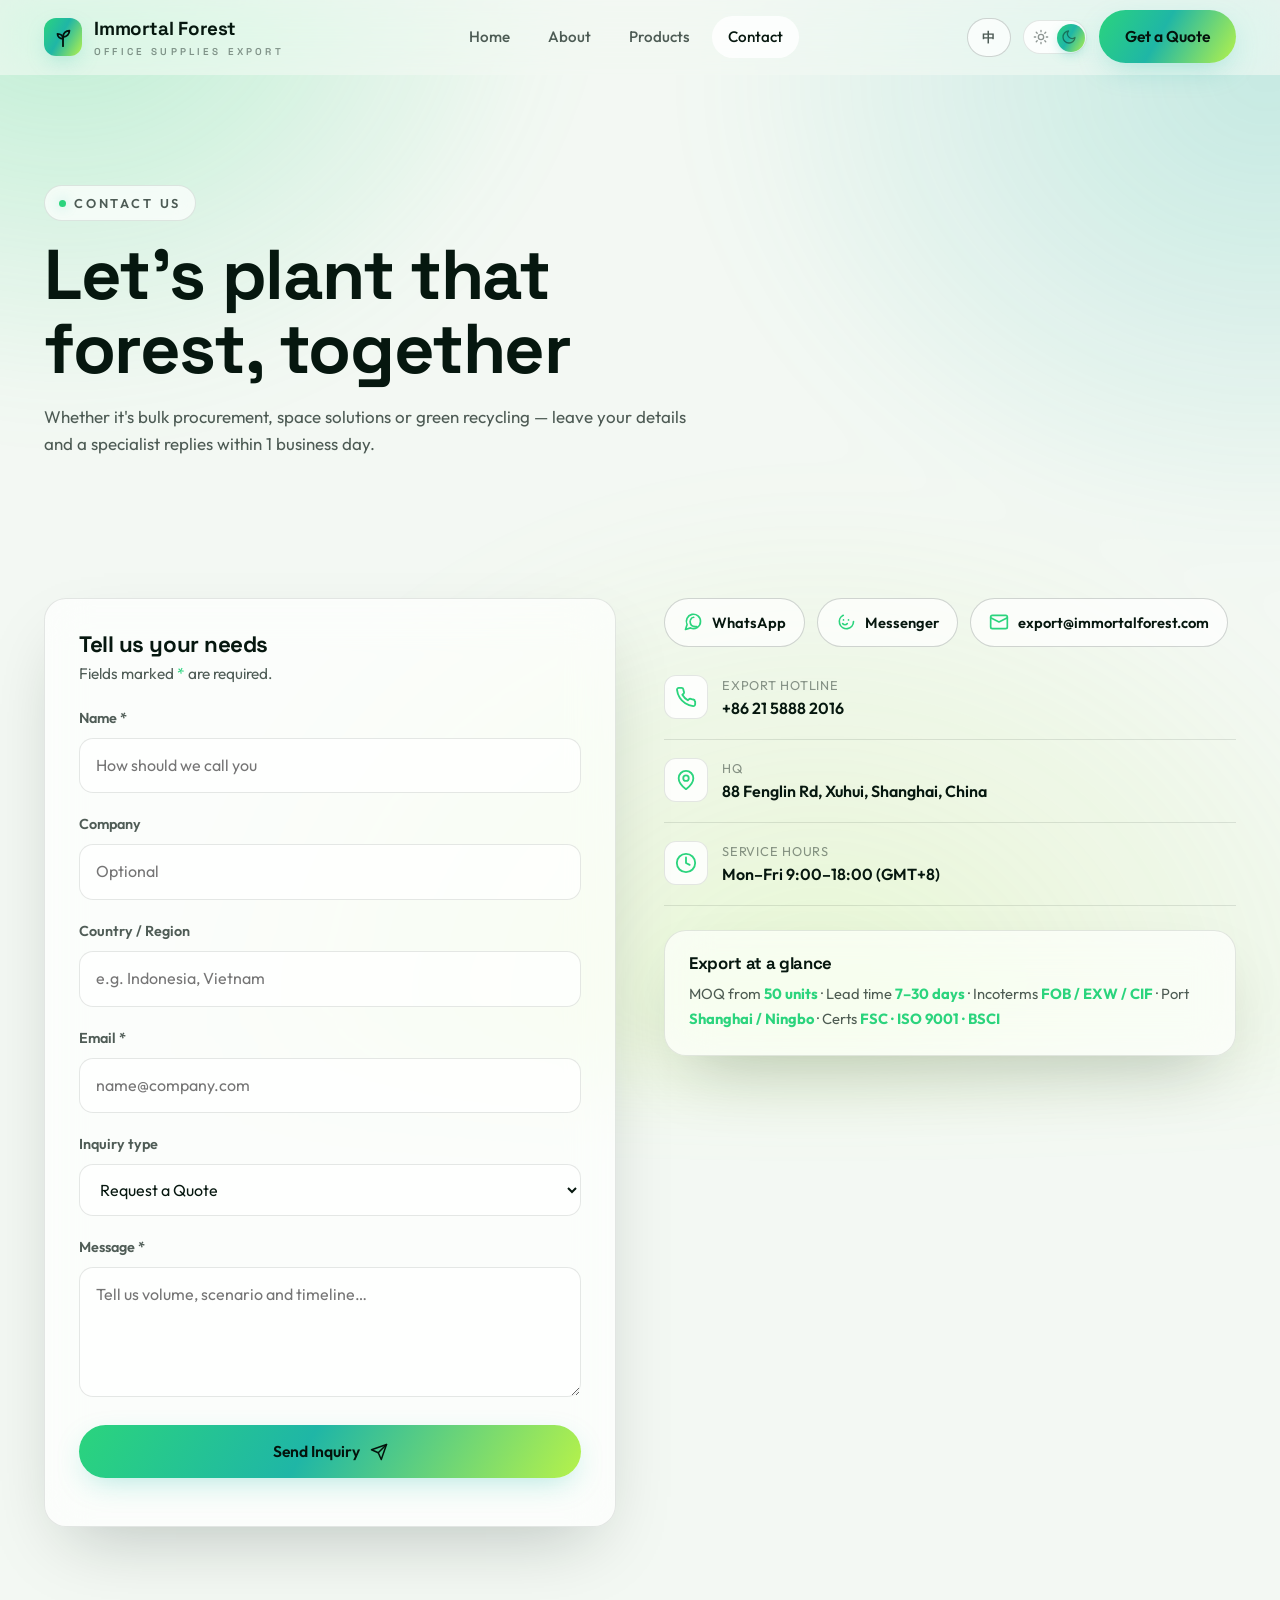
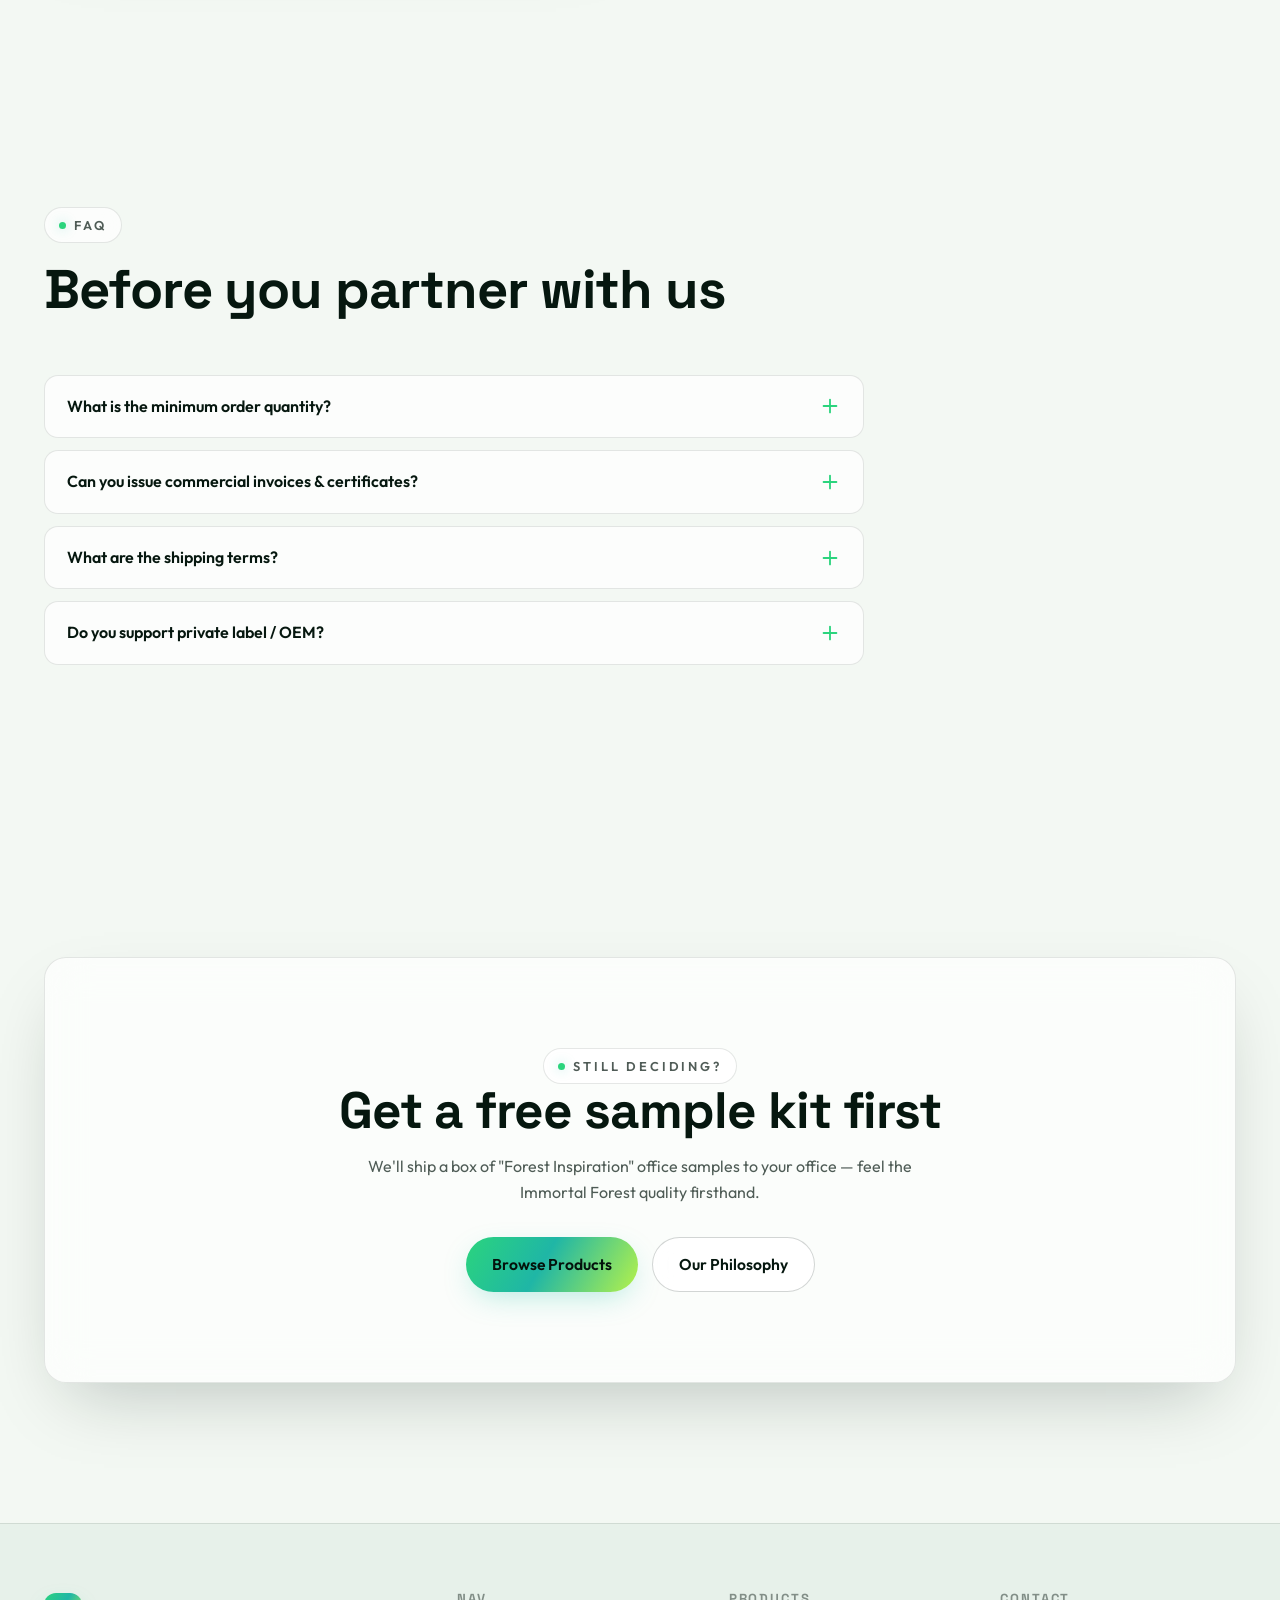
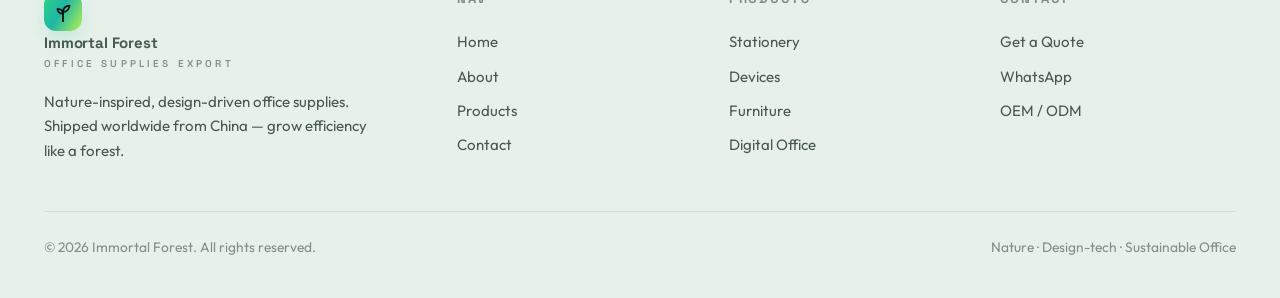
<file: en/contact.html>
<!DOCTYPE html>
<html lang="en" data-theme="dark">
<head>
  <meta charset="UTF-8" />
  <script>(function(){document.documentElement.classList.add('js')})()</script>
  <meta name="viewport" content="width=device-width, initial-scale=1.0" />
  <title>Contact · Immortal Forest Office Supplies Exporter</title>
  <meta name="description" content="Contact Immortal Forest for office supplies export: WhatsApp, Messenger, email. Request a quote with MOQ, lead time, Incoterms (FOB/EXW/CIF) and port of loading details." />
  <link rel="preconnect" href="https://fonts.googleapis.com" />
  <link rel="preconnect" href="https://fonts.gstatic.com" crossorigin />
  <link href="https://fonts.googleapis.com/css2?family=Outfit:wght@400;500;600;700&family=Space+Grotesk:wght@500;600;700&display=swap" rel="stylesheet" />
  <link rel="stylesheet" href="../assets/css/styles.css" />
</head>
<body data-page="contact">

  <header class="nav">
    <div class="container nav-inner">
      <a href="index.html" class="brand">
        <span class="brand-mark"><svg viewBox="0 0 24 24" fill="none" stroke="currentColor" stroke-width="2" stroke-linecap="round" stroke-linejoin="round"><path d="M12 22V12"/><path d="M12 12c0-4 3-7 7-7 0 4-3 7-7 7Z"/><path d="M12 14c0-3-2.5-5.5-6-5.5 0 3 2.5 5.5 6 5.5Z"/></svg></span>
        <span>Immortal Forest<small>Office Supplies Export</small></span>
      </a>
      <nav class="nav-links">
        <a href="index.html" data-page="home">Home</a>
        <a href="about.html" data-page="about">About</a>
        <a href="products.html" data-page="products">Products</a>
        <a href="contact.html" data-page="contact">Contact</a>
      </nav>
      <div class="nav-actions">
        <a href="../index.html" class="lang-switch" data-magnetic>中</a>
        <button class="theme-toggle" aria-label="Toggle theme">
          <svg class="ico sun" viewBox="0 0 24 24" fill="none" stroke="currentColor" stroke-width="2" stroke-linecap="round"><circle cx="12" cy="12" r="4"/><path d="M12 2v2M12 20v2M4.9 4.9l1.4 1.4M17.7 17.7l1.4 1.4M2 12h2M20 12h2M4.9 19.1l1.4-1.4M17.7 6.3l1.4-1.4"/></svg>
          <svg class="ico moon" viewBox="0 0 24 24" fill="none" stroke="currentColor" stroke-width="2" stroke-linecap="round" stroke-linejoin="round"><path d="M21 12.8A9 9 0 1 1 11.2 3a7 7 0 0 0 9.8 9.8Z"/></svg>
          <span class="knob"></span>
        </button>
        <a href="contact.html" class="btn btn-primary" data-magnetic>Get a Quote</a>
        <button class="nav-burger" aria-label="Menu"><svg viewBox="0 0 24 24" fill="none" stroke="currentColor" stroke-width="2" stroke-linecap="round"><path d="M4 7h16M4 12h16M4 17h16"/></svg></button>
      </div>
    </div>
  </header>

  <section class="section" style="padding-top: clamp(60px,9vw,110px);">
    <div class="container">
      <span class="eyebrow reveal">Contact Us</span>
      <h1 class="section-title reveal" data-delay="1" style="font-size:clamp(2.4rem,6vw,4.4rem); max-width:16ch;">Let's plant that forest, together</h1>
      <p class="section-sub reveal" data-delay="2">Whether it's bulk procurement, space solutions or green recycling — leave your details and a specialist replies within 1 business day.</p>
    </div>
  </section>

  <section class="section" style="padding-top:0;">
    <div class="container contact-grid">
      <div class="glass reveal" style="padding:34px;">
        <h3 style="font-size:1.4rem; margin-bottom:6px;">Tell us your needs</h3>
        <p style="color:var(--text-soft); margin-bottom:20px; font-size:.96rem;">Fields marked <span style="color:var(--emerald);">*</span> are required.</p>
        <form id="contact-form" novalidate>
          <div class="form-field">
            <label for="name">Name *</label>
            <input id="name" name="name" type="text" placeholder="How should we call you" required />
            <span class="err">Please enter your name</span>
          </div>
          <div class="form-field">
            <label for="company">Company</label>
            <input id="company" name="company" type="text" placeholder="Optional" />
          </div>
          <div class="form-field">
            <label for="country">Country / Region</label>
            <input id="country" name="country" type="text" placeholder="e.g. Indonesia, Vietnam" />
          </div>
          <div class="form-field">
            <label for="email">Email *</label>
            <input id="email" name="email" type="email" placeholder="name@company.com" required />
            <span class="err">Please enter a valid email</span>
          </div>
          <div class="form-field">
            <label for="type">Inquiry type</label>
            <select id="type" name="type">
              <option>Request a Quote</option>
              <option>Bulk Procurement</option>
              <option>OEM / ODM</option>
              <option>Subscription Supply</option>
              <option>Other</option>
            </select>
          </div>
          <div class="form-field">
            <label for="msg">Message *</label>
            <textarea id="msg" name="msg" placeholder="Tell us volume, scenario and timeline…" required></textarea>
            <span class="err">Please describe your need briefly</span>
          </div>
          <button type="submit" class="btn btn-primary" data-magnetic style="width:100%; justify-content:center;">
            <span class="lbl">Send Inquiry</span>
            <svg viewBox="0 0 24 24" fill="none" stroke="currentColor" stroke-width="2" stroke-linecap="round" stroke-linejoin="round"><path d="m22 2-7 20-4-9-9-4Z"/><path d="M22 2 11 13"/></svg>
          </button>
          <div class="form-status" role="status" aria-live="polite"></div>
        </form>
      </div>

      <div class="reveal" data-delay="1">
        <div class="chan-row">
          <a class="chan" href="https://wa.me/8613800000000" target="_blank" rel="noopener">
            <svg viewBox="0 0 24 24" fill="none" stroke="currentColor" stroke-width="2" stroke-linecap="round" stroke-linejoin="round"><path d="M21 11.5a8.4 8.4 0 0 1-12 7.6L3 21l1.9-6A8.5 8.5 0 1 1 21 11.5Z"/><path d="M8.5 11c0 4 2.5 6.5 6.5 6.5.4 0 .8 0 1.2-.1"/><path d="M9 9.5c.5-1.8 2-3 3.8-3.2"/></svg>
            WhatsApp
          </a>
          <a class="chan" href="https://m.me/immortalforest" target="_blank" rel="noopener">
            <svg viewBox="0 0 24 24" fill="none" stroke="currentColor" stroke-width="2" stroke-linecap="round" stroke-linejoin="round"><path d="M21 11.5a8.5 8.5 0 1 1-12.3-7.6"/><path d="M8 14c1.5 1.5 4 1.5 5.5 0M9 9.5h.01M15 9.5h.01"/></svg>
            Messenger
          </a>
          <a class="chan" href="mailto:export@immortalforest.com">
            <svg viewBox="0 0 24 24" fill="none" stroke="currentColor" stroke-width="2" stroke-linecap="round" stroke-linejoin="round"><rect x="2" y="4" width="20" height="16" rx="2"/><path d="m22 7-10 5L2 7"/></svg>
            export@immortalforest.com
          </a>
        </div>
        <div class="info-row">
          <span class="ic"><svg viewBox="0 0 24 24" fill="none" stroke="currentColor" stroke-width="2" stroke-linecap="round" stroke-linejoin="round"><path d="M22 16.9v3a2 2 0 0 1-2.2 2 19.8 19.8 0 0 1-8.6-3 19.5 19.5 0 0 1-6-6 19.8 19.8 0 0 1-3-8.6A2 2 0 0 1 4.1 2h3a2 2 0 0 1 2 1.7c.1.9.4 1.8.7 2.7a2 2 0 0 1-.5 2.1L8 9.6a16 16 0 0 0 6 6l1.1-1.1a2 2 0 0 1 2.1-.5c.9.3 1.8.6 2.7.7a2 2 0 0 1 1.7 2Z"/></svg></span>
          <div><div class="k">Export Hotline</div><div class="v">+86 21 5888 2016</div></div>
        </div>
        <div class="info-row">
          <span class="ic"><svg viewBox="0 0 24 24" fill="none" stroke="currentColor" stroke-width="2" stroke-linecap="round" stroke-linejoin="round"><path d="M20 10c0 6-8 12-8 12s-8-6-8-12a8 8 0 0 1 16 0Z"/><circle cx="12" cy="10" r="3"/></svg></span>
          <div><div class="k">HQ</div><div class="v">88 Fenglin Rd, Xuhui, Shanghai, China</div></div>
        </div>
        <div class="info-row">
          <span class="ic"><svg viewBox="0 0 24 24" fill="none" stroke="currentColor" stroke-width="2" stroke-linecap="round" stroke-linejoin="round"><circle cx="12" cy="12" r="10"/><path d="M12 6v6l4 2"/></svg></span>
          <div><div class="k">Service Hours</div><div class="v">Mon–Fri 9:00–18:00 (GMT+8)</div></div>
        </div>
        <div class="glass" style="margin-top:24px; padding:24px; border-radius:var(--radius);">
          <h4 style="font-size:1.05rem; margin-bottom:8px;">Export at a glance</h4>
          <p style="color:var(--text-soft); font-size:.92rem; line-height:1.7;">MOQ from <b style="color:var(--emerald)">50 units</b> · Lead time <b style="color:var(--emerald)">7–30 days</b> · Incoterms <b style="color:var(--emerald)">FOB / EXW / CIF</b> · Port <b style="color:var(--emerald)">Shanghai / Ningbo</b> · Certs <b style="color:var(--emerald)">FSC · ISO 9001 · BSCI</b></p>
        </div>
      </div>
    </div>
  </section>

  <section class="section">
    <div class="container">
      <div class="section-head reveal">
        <span class="eyebrow">FAQ</span>
        <h2 class="section-title">Before you partner with us</h2>
      </div>
      <div style="max-width:820px;" class="reveal">
        <div class="faq-item">
          <button class="faq-q">What is the minimum order quantity?<svg class="plus" viewBox="0 0 24 24" fill="none" stroke="currentColor" stroke-width="2" stroke-linecap="round"><path d="M12 5v14M5 12h14"/></svg></button>
          <div class="faq-a"><p>Most items start from 50–5,000 units depending on category. OEM/ODM projects are quoted case by case — your specialist will confirm.</p></div>
        </div>
        <div class="faq-item">
          <button class="faq-q">Can you issue commercial invoices & certificates?<svg class="plus" viewBox="0 0 24 24" fill="none" stroke="currentColor" stroke-width="2" stroke-linecap="round"><path d="M12 5v14M5 12h14"/></svg></button>
          <div class="faq-a"><p>Yes. We provide CI, PL, BL support and certifications (FSC, ISO 9001, BSCI) on request to smooth your customs clearance.</p></div>
        </div>
        <div class="faq-item">
          <button class="faq-q">What are the shipping terms?<svg class="plus" viewBox="0 0 24 24" fill="none" stroke="currentColor" stroke-width="2" stroke-linecap="round"><path d="M12 5v14M5 12h14"/></svg></button>
          <div class="faq-a"><p>Default FOB Shanghai / Ningbo. EXW and CIF available. In-stock items dispatch within 48h; custom orders 20–35 days.</p></div>
        </div>
        <div class="faq-item">
          <button class="faq-q">Do you support private label / OEM?<svg class="plus" viewBox="0 0 24 24" fill="none" stroke="currentColor" stroke-width="2" stroke-linecap="round"><path d="M12 5v14M5 12h14"/></svg></button>
          <div class="faq-a"><p>Absolutely. We offer OEM/ODM with logo, packaging and material customization, backed by our in-house design studio.</p></div>
        </div>
      </div>
    </div>
  </section>

  <section class="section">
    <div class="container">
      <div class="cta-band glass reveal">
        <span class="eyebrow">Still deciding?</span>
        <h2>Get a free sample kit first</h2>
        <p>We'll ship a box of "Forest Inspiration" office samples to your office — feel the Immortal Forest quality firsthand.</p>
        <div class="btn-row">
          <a href="products.html" class="btn btn-primary" data-magnetic>Browse Products</a>
          <a href="about.html" class="btn btn-ghost" data-magnetic>Our Philosophy</a>
        </div>
      </div>
    </div>
  </section>

  <footer class="footer">
    <div class="container">
      <div class="footer-grid">
        <div>
          <a href="index.html" class="brand">
            <span class="brand-mark"><svg viewBox="0 0 24 24" fill="none" stroke="currentColor" stroke-width="2" stroke-linecap="round" stroke-linejoin="round"><path d="M12 22V12"/><path d="M12 12c0-4 3-7 7-7 0 4-3 7-7 7Z"/><path d="M12 14c0-3-2.5-5.5-6-5.5 0 3 2.5 5.5 6 5.5Z"/></svg></span>
            <span>Immortal Forest<small>Office Supplies Export</small></span>
          </a>
          <p class="desc">Nature-inspired, design-driven office supplies. Shipped worldwide from China — grow efficiency like a forest.</p>
        </div>
        <div><h5>Nav</h5><a href="index.html">Home</a><a href="about.html">About</a><a href="products.html">Products</a><a href="contact.html">Contact</a></div>
        <div><h5>Products</h5><a href="products.html">Stationery</a><a href="products.html">Devices</a><a href="products.html">Furniture</a><a href="products.html">Digital Office</a></div>
        <div><h5>Contact</h5><a href="contact.html">Get a Quote</a><a href="contact.html">WhatsApp</a><a href="contact.html">OEM / ODM</a></div>
      </div>
      <div class="footer-bottom">
        <span>© 2026 Immortal Forest. All rights reserved.</span>
        <span>Nature · Design-tech · Sustainable Office</span>
      </div>
    </div>
  </footer>

  <script src="../assets/js/main.js"></script>
</body>
</html>
</file>
<file: assets/css/styles.css>
/* =========================================================
   仙人森林 · IMMORTAL FOREST
   Premium corporate site — design system
   ========================================================= */

/* ---------- Reset ---------- */
*, *::before, *::after { box-sizing: border-box; margin: 0; padding: 0; }
html { -webkit-text-size-adjust: 100%; scroll-behavior: smooth; }
@media (prefers-reduced-motion: reduce) {
  html { scroll-behavior: auto; }
  *, *::before, *::after { animation-duration: .001ms !important; animation-iteration-count: 1 !important; transition-duration: .001ms !important; }
}

/* ---------- Theme tokens ---------- */
:root {
  --font-display: "Space Grotesk", "Outfit", system-ui, -apple-system, "Segoe UI", "PingFang SC", "Microsoft YaHei", sans-serif;
  --font-body: "Outfit", system-ui, -apple-system, "Segoe UI", "PingFang SC", "Microsoft YaHei", sans-serif;

  --maxw: 1240px;
  --radius: 22px;
  --radius-sm: 14px;
  --ease: cubic-bezier(0.16, 1, 0.3, 1);

  /* brand accents (shared) */
  --emerald: #2bd47d;
  --emerald-bright: #4dffa6;
  --teal: #1fb6a6;
  --lime: #b6f24a;
  --accent-grad: linear-gradient(120deg, #2bd47d 0%, #1fb6a6 45%, #b6f24a 100%);
}

/* DARK (default) — forest night */
html[data-theme="dark"] {
  --bg: #04100b;
  --bg-2: #071a12;
  --surface: rgba(255,255,255,0.04);
  --surface-2: rgba(255,255,255,0.06);
  --border: rgba(255,255,255,0.10);
  --border-strong: rgba(255,255,255,0.18);
  --text: #eafff4;
  --text-soft: rgba(234,255,244,0.72);
  --text-dim: rgba(234,255,244,0.45);
  --glow: rgba(43,212,125,0.45);
  --aurora-1: rgba(43,212,125,0.22);
  --aurora-2: rgba(31,182,166,0.18);
  --aurora-3: rgba(182,242,74,0.12);
  --nav-bg: rgba(4,16,11,0.55);
  --shadow: 0 30px 80px -20px rgba(0,0,0,0.7);
  color-scheme: dark;
}

/* LIGHT — paper & moss */
html[data-theme="light"] {
  --bg: #f3f8f3;
  --bg-2: #e7f1ea;
  --surface: rgba(255,255,255,0.7);
  --surface-2: rgba(255,255,255,0.85);
  --border: rgba(7,26,18,0.10);
  --border-strong: rgba(7,26,18,0.18);
  --text: #06170f;
  --text-soft: rgba(6,23,15,0.70);
  --text-dim: rgba(6,23,15,0.45);
  --glow: rgba(31,182,166,0.35);
  --aurora-1: rgba(43,212,125,0.28);
  --aurora-2: rgba(31,182,166,0.22);
  --aurora-3: rgba(182,242,74,0.18);
  --nav-bg: rgba(243,248,243,0.65);
  --shadow: 0 30px 70px -25px rgba(7,26,18,0.25);
  color-scheme: light;
}

body {
  font-family: var(--font-body);
  background: var(--bg);
  color: var(--text);
  line-height: 1.6;
  overflow-x: hidden;
  transition: background .5s var(--ease), color .5s var(--ease);
  -webkit-font-smoothing: antialiased;
}

/* ambient aurora backdrop */
body::before {
  content: "";
  position: fixed;
  inset: -20%;
  z-index: -2;
  background:
    radial-gradient(40% 50% at 18% 12%, var(--aurora-1), transparent 70%),
    radial-gradient(45% 55% at 85% 20%, var(--aurora-2), transparent 70%),
    radial-gradient(50% 60% at 60% 95%, var(--aurora-3), transparent 70%);
  filter: blur(40px);
  animation: auroraDrift 22s var(--ease) infinite alternate;
  pointer-events: none;
}
@keyframes auroraDrift {
  0%   { transform: translate3d(0,0,0) scale(1); }
  100% { transform: translate3d(-4%, 3%, 0) scale(1.12); }
}

a { color: inherit; text-decoration: none; }
img, svg, canvas { display: block; max-width: 100%; }
button { font: inherit; cursor: pointer; border: none; background: none; color: inherit; }
ul { list-style: none; }

/* ---------- Layout ---------- */
.container { width: 100%; max-width: var(--maxw); margin-inline: auto; padding-inline: 24px; }
.section { position: relative; padding: clamp(72px, 11vw, 140px) 0; }
.section-head { max-width: 720px; margin-bottom: 56px; }
.eyebrow {
  display: inline-flex; align-items: center; gap: 8px;
  font-size: .8rem; letter-spacing: .22em; text-transform: uppercase;
  color: var(--text-soft); font-weight: 600;
  padding: 7px 14px; border: 1px solid var(--border); border-radius: 100px;
  background: var(--surface); backdrop-filter: blur(10px);
}
.eyebrow::before { content:""; width:7px; height:7px; border-radius:50%; background: var(--emerald); box-shadow: 0 0 12px var(--glow); }
h1, h2, h3, h4 { font-family: var(--font-display); font-weight: 700; line-height: 1.05; letter-spacing: -0.02em; }
.section-title { font-size: clamp(2rem, 5vw, 3.4rem); margin: 18px 0 16px; }
.section-sub { color: var(--text-soft); font-size: 1.06rem; max-width: 60ch; }

/* ---------- Buttons ---------- */
.btn {
  position: relative; display: inline-flex; align-items: center; gap: 10px;
  padding: 14px 26px; border-radius: 100px; font-weight: 600; font-size: .98rem;
  transition: transform .35s var(--ease), box-shadow .35s var(--ease), background .35s var(--ease);
  will-change: transform;
}
.btn svg { width: 18px; height: 18px; }
.btn-primary {
  background: var(--accent-grad); color: #04130c;
  box-shadow: 0 10px 30px -8px var(--glow);
}
.btn-primary:hover { box-shadow: 0 16px 44px -8px var(--glow); }
.btn-ghost { border: 1px solid var(--border-strong); background: var(--surface); color: var(--text); backdrop-filter: blur(10px); }
.btn-ghost:hover { border-color: var(--emerald); }

/* ---------- Glass card ---------- */
.glass {
  background: var(--surface);
  border: 1px solid var(--border);
  border-radius: var(--radius);
  backdrop-filter: blur(22px) saturate(160%);
  box-shadow: var(--shadow), inset 0 1px 0 rgba(255,255,255,0.08);
}

/* ---------- Nav ---------- */
.nav {
  position: sticky; top: 0; z-index: 50;
  background: var(--nav-bg);
  backdrop-filter: blur(18px) saturate(160%);
  border-bottom: 1px solid transparent;
  transition: border-color .4s var(--ease), background .4s var(--ease);
}
.nav.scrolled { border-bottom-color: var(--border); }
.nav-inner { display: flex; align-items: center; justify-content: space-between; height: 74px; }
.brand { display: flex; align-items: center; gap: 12px; font-family: var(--font-display); font-weight: 700; font-size: 1.18rem; letter-spacing: -0.01em; }
.brand-mark {
  width: 38px; height: 38px; border-radius: 12px; flex: none;
  background: var(--accent-grad); display: grid; place-items: center;
  box-shadow: 0 8px 22px -6px var(--glow);
}
.brand-mark svg { width: 22px; height: 22px; color: #04130c; }
.brand small { display:block; font-size:.62rem; letter-spacing:.32em; color: var(--text-dim); font-weight:600; text-transform:uppercase; }

.nav-links { display: flex; align-items: center; gap: 6px; }
.nav-links a {
  padding: 9px 16px; border-radius: 100px; font-size: .95rem; font-weight: 500; color: var(--text-soft);
  transition: color .3s, background .3s;
}
.nav-links a:hover { color: var(--text); background: var(--surface); }
.nav-links a.active { color: var(--text); background: var(--surface-2); }

.nav-actions { display: flex; align-items: center; gap: 12px; }

/* language switch */
.lang-switch {
  display: inline-flex; align-items: center; padding: 8px 14px; border-radius: 100px;
  border: 1px solid var(--border-strong); background: var(--surface); color: var(--text-soft);
  font-weight: 600; font-size: .82rem; letter-spacing: .04em;
  transition: color .3s var(--ease), border-color .3s var(--ease);
}
.lang-switch:hover { color: var(--text); border-color: var(--emerald); }

/* product export spec line */
.prod .spec { margin-top: 10px; font-size: .82rem; color: var(--text-dim); line-height: 1.5; }
.prod .spec b { color: var(--emerald); font-weight: 600; }

/* contact channels (WhatsApp / Messenger) */
.chan-row { display: flex; flex-wrap: wrap; gap: 12px; margin-bottom: 10px; }
.chan {
  display: inline-flex; align-items: center; gap: 9px; padding: 12px 18px; border-radius: 100px;
  border: 1px solid var(--border-strong); background: var(--surface); color: var(--text);
  font-weight: 600; font-size: .92rem; transition: border-color .3s var(--ease), transform .3s var(--ease);
}
.chan:hover { border-color: var(--emerald); }
.chan svg { width: 20px; height: 20px; color: var(--emerald); }

/* theme toggle */
.theme-toggle {
  position: relative; width: 64px; height: 34px; border-radius: 100px;
  background: var(--surface-2); border: 1px solid var(--border); padding: 4px;
  display: flex; align-items: center; justify-content: space-between;
}
.theme-toggle .knob {
  position: absolute; top: 3px; left: 3px; width: 28px; height: 28px; border-radius: 50%;
  background: var(--accent-grad); transition: transform .4s var(--ease);
  box-shadow: 0 4px 12px -2px var(--glow);
}
html[data-theme="light"] .theme-toggle .knob { transform: translateX(30px); }
.theme-toggle .ico { width: 16px; height: 16px; color: var(--text-dim); z-index:1; }
.theme-toggle .ico.sun { margin-left: 5px; }
.theme-toggle .ico.moon { margin-right: 5px; }

.nav-burger { display: none; width: 44px; height: 44px; border-radius: 12px; border: 1px solid var(--border); background: var(--surface); place-items: center; }
.nav-burger svg { width: 22px; height: 22px; }

/* ---------- Hero ---------- */
.hero { position: relative; min-height: 92vh; display: flex; align-items: center; padding-top: 40px; overflow: hidden; }
#hero-canvas { position: absolute; inset: 0; z-index: 0; width: 100%; height: 100%; }
.hero-inner { position: relative; z-index: 2; max-width: 880px; }
.hero h1 {
  font-size: clamp(2.7rem, 7vw, 5.6rem); letter-spacing: -0.03em; margin: 22px 0 22px;
}
.hero h1 .grad {
  background: var(--accent-grad); -webkit-background-clip: text; background-clip: text; color: transparent;
}
.hero p.lead { font-size: clamp(1.05rem, 2vw, 1.35rem); color: var(--text-soft); max-width: 56ch; }
.hero-cta { display: flex; flex-wrap: wrap; gap: 14px; margin-top: 38px; }
.hero-stats { display: flex; gap: 44px; margin-top: 64px; flex-wrap: wrap; }
.hero-stats .stat .num { font-family: var(--font-display); font-size: clamp(1.8rem,4vw,2.8rem); font-weight: 700; }
.hero-stats .stat .lbl { color: var(--text-dim); font-size: .9rem; letter-spacing: .04em; }
.scroll-hint { position:absolute; bottom: 26px; left: 50%; transform: translateX(-50%); z-index:2; color: var(--text-dim); font-size:.78rem; letter-spacing:.2em; text-transform:uppercase; display:flex; flex-direction:column; align-items:center; gap:8px;}
.scroll-hint .line { width:1px; height:38px; background: linear-gradient(var(--text-dim), transparent); animation: scrollPulse 2s var(--ease) infinite; }
@keyframes scrollPulse { 0%,100%{opacity:.3; transform:scaleY(.6)} 50%{opacity:1; transform:scaleY(1)} }

/* marquee */
.marquee { border-block: 1px solid var(--border); padding: 22px 0; overflow: hidden; }
.marquee-track { display: flex; gap: 64px; width: max-content; animation: marquee 28s linear infinite; }
.marquee-track span { font-family: var(--font-display); font-size: 1.15rem; font-weight:600; color: var(--text-soft); display:flex; align-items:center; gap:14px; white-space:nowrap;}
.marquee-track span::before{ content:""; width:8px; height:8px; border-radius:50%; background:var(--emerald); box-shadow:0 0 12px var(--glow);}
@keyframes marquee { to { transform: translateX(-50%); } }

/* ---------- Feature grid ---------- */
.grid-3 { display: grid; grid-template-columns: repeat(3, 1fr); gap: 22px; }
.grid-2 { display: grid; grid-template-columns: repeat(2, 1fr); gap: 22px; }
.feature {
  padding: 30px; position: relative; overflow: hidden;
  transition: transform .5s var(--ease), border-color .5s var(--ease);
}
.feature::after {
  content:""; position:absolute; inset:0; border-radius:inherit; padding:1px;
  background: linear-gradient(140deg, var(--emerald), transparent 40%);
  -webkit-mask: linear-gradient(#000 0 0) content-box, linear-gradient(#000 0 0);
  -webkit-mask-composite: xor; mask-composite: exclude; opacity:0; transition:opacity .5s var(--ease);
}
.feature:hover { transform: translateY(-6px); }
.feature:hover::after { opacity: 1; }
.feature .ic {
  width: 52px; height: 52px; border-radius: 14px; display: grid; place-items: center;
  background: var(--surface-2); border: 1px solid var(--border); margin-bottom: 20px; color: var(--emerald);
}
.feature .ic svg { width: 26px; height: 26px; }
.feature h3 { font-size: 1.3rem; margin-bottom: 10px; }
.feature p { color: var(--text-soft); font-size: .98rem; }

/* ---------- Split feature ---------- */
.split { display: grid; grid-template-columns: 1.1fr .9fr; gap: 60px; align-items: center; }
.split.reverse { direction: rtl; } .split.reverse > * { direction: ltr; }
.visual-card { aspect-ratio: 4/3; position: relative; overflow: hidden; display:grid; place-items:center; }
.visual-card .ring { position:absolute; border:1px solid var(--border); border-radius:50%; }
.visual-card .orbit { position:absolute; border-radius:50%; background: var(--accent-grad); box-shadow:0 0 30px var(--glow); }

/* ---------- Timeline ---------- */
.timeline { position: relative; padding-left: 30px; }
.timeline::before { content:""; position:absolute; left:7px; top:6px; bottom:6px; width:2px; background: linear-gradient(var(--emerald), transparent); }
.tl-item { position: relative; padding-bottom: 38px; }
.tl-item::before { content:""; position:absolute; left:-30px; top:4px; width:16px; height:16px; border-radius:50%; background: var(--bg); border:3px solid var(--emerald); box-shadow:0 0 14px var(--glow); }
.tl-item .yr { font-family: var(--font-display); font-weight:700; color: var(--emerald); font-size:1.05rem; }
.tl-item h4 { font-size:1.15rem; margin:4px 0 6px; }
.tl-item p { color: var(--text-soft); font-size:.96rem; }

/* ---------- Products ---------- */
.filter-bar { display:flex; flex-wrap:wrap; gap:10px; margin-bottom: 36px; }
.filter {
  padding: 10px 20px; border-radius: 100px; border: 1px solid var(--border);
  background: var(--surface); color: var(--text-soft); font-weight: 500; font-size: .92rem;
  transition: all .3s var(--ease);
}
.filter:hover { color: var(--text); border-color: var(--border-strong); }
.filter.active { background: var(--accent-grad); color:#04130c; border-color: transparent; box-shadow: 0 8px 22px -8px var(--glow); }

.prod-grid { display:grid; grid-template-columns: repeat(3, 1fr); gap: 22px; }
.prod {
  position: relative; padding: 26px; border-radius: var(--radius); overflow: hidden;
  background: var(--surface); border: 1px solid var(--border);
  transition: transform .5s var(--ease), box-shadow .5s var(--ease);
  transform-style: preserve-3d;
}
.prod:hover { box-shadow: var(--shadow); }
.prod .thumb {
  aspect-ratio: 4 / 3;
  border-radius: var(--radius-sm);
  margin-bottom: 20px;
  position: relative;
  overflow: hidden;
  background: linear-gradient(135deg, rgba(43,212,125,.10), rgba(13,148,103,.04));
  border: 1px solid var(--border);
}
/* Branded placeholder layer (always behind the image) */
.prod .thumb .thumb-ph {
  position: absolute; inset: 0;
  display: grid; place-items: center;
  color: var(--emerald); opacity: .55;
}
.prod .thumb .thumb-ph svg { width: 66px; height: 66px; }
/* Real product image, covers the box; subtle zoom on card hover (premium feel) */
.prod .thumb .thumb-img {
  position: absolute; inset: 0;
  width: 100%; height: 100%;
  object-fit: cover;
  transition: transform .6s var(--ease);
}
.prod:hover .thumb .thumb-img { transform: scale(1.06); }
/* When an image fails to load, hide it and let the placeholder show through */
.prod .thumb.img-fail .thumb-img { display: none; }
.prod .tag { font-size:.72rem; letter-spacing:.14em; text-transform:uppercase; color: var(--emerald); font-weight:600; }
.prod h3 { font-size:1.22rem; margin:8px 0 8px; }
.prod p { color: var(--text-soft); font-size:.93rem; }
.prod .price { margin-top:16px; font-family:var(--font-display); font-weight:700; font-size:1.05rem; }
.prod.hide { display:none; }

/* spotlight */
.spotlight { position: relative; }
.spotlight::before {
  content:""; position:absolute; inset:0; border-radius:inherit; opacity:0; transition:opacity .4s;
  background: radial-gradient(420px circle at var(--mx,50%) var(--my,50%), rgba(43,212,125,0.16), transparent 60%);
  pointer-events:none;
}
.spotlight:hover::before { opacity:1; }

/* ---------- CTA band ---------- */
.cta-band { text-align:center; padding: clamp(56px,8vw,90px) 32px; position:relative; overflow:hidden; }
.cta-band h2 { font-size: clamp(2rem,5vw,3.2rem); margin-bottom:16px; }
.cta-band p { color: var(--text-soft); max-width: 52ch; margin: 0 auto 32px; }
.cta-band .btn-row { display:flex; gap:14px; justify-content:center; flex-wrap:wrap; }

/* ---------- Contact ---------- */
.contact-grid { display:grid; grid-template-columns: 1fr 1fr; gap: 48px; align-items:start; }
.form-field { margin-bottom: 20px; }
.form-field label { display:block; font-size:.9rem; font-weight:600; margin-bottom:8px; color: var(--text-soft); }
.form-field input, .form-field textarea, .form-field select {
  width:100%; padding: 14px 16px; border-radius: var(--radius-sm);
  background: var(--surface); border: 1px solid var(--border); color: var(--text);
  font: inherit; transition: border-color .3s, box-shadow .3s;
}
.form-field input:focus, .form-field textarea:focus, .form-field select:focus {
  outline:none; border-color: var(--emerald); box-shadow: 0 0 0 4px var(--glow);
}
.form-field textarea { min-height: 130px; resize: vertical; }
.form-field .err { color: #ff6b6b; font-size:.82rem; margin-top:6px; display:none; }
.form-field.invalid .err { display:block; }
.form-field.invalid input, .form-field.invalid textarea { border-color:#ff6b6b; }

.form-status { margin-top:14px; font-size:.92rem; font-weight:600; }
.form-status.ok { color: var(--emerald); }
.form-status.bad { color:#ff6b6b; }

.info-row { display:flex; gap:14px; padding: 18px 0; border-bottom:1px solid var(--border); }
.info-row:last-child { border-bottom:none; }
.info-row .ic { width:44px; height:44px; flex:none; border-radius:12px; background:var(--surface-2); border:1px solid var(--border); display:grid; place-items:center; color:var(--emerald); }
.info-row .ic svg { width:22px; height:22px; }
.info-row .k { font-size:.8rem; color:var(--text-dim); letter-spacing:.06em; text-transform:uppercase; }
.info-row .v { font-weight:600; }

/* FAQ */
.faq-item { border:1px solid var(--border); border-radius: var(--radius-sm); margin-bottom:12px; overflow:hidden; background: var(--surface); }
.faq-q { width:100%; text-align:left; padding:18px 22px; display:flex; justify-content:space-between; align-items:center; gap:16px; font-weight:600; font-size:1rem; }
.faq-q .plus { width:22px; height:22px; flex:none; color:var(--emerald); transition: transform .35s var(--ease); }
.faq-item.open .faq-q .plus { transform: rotate(45deg); }
.faq-a { max-height:0; overflow:hidden; transition: max-height .45s var(--ease); }
.faq-a p { padding: 0 22px 20px; color: var(--text-soft); }

/* ---------- Footer ---------- */
.footer { border-top:1px solid var(--border); padding: 64px 0 40px; background: var(--bg-2); }
.footer-grid { display:grid; grid-template-columns: 1.6fr 1fr 1fr 1fr; gap: 36px; }
.footer h5 { font-family:var(--font-display); font-size:.82rem; letter-spacing:.14em; text-transform:uppercase; color:var(--text-dim); margin-bottom:16px; }
.footer a { display:block; color: var(--text-soft); padding:5px 0; font-size:.94rem; transition: color .3s; }
.footer a:hover { color: var(--emerald); }
.footer .desc { color: var(--text-soft); font-size:.94rem; max-width: 34ch; margin-top:14px; }
.footer-bottom { display:flex; justify-content:space-between; align-items:center; flex-wrap:wrap; gap:16px; margin-top:48px; padding-top:24px; border-top:1px solid var(--border); color: var(--text-dim); font-size:.86rem; }

/* ---------- Reveal animation ----------
   Progressive enhancement: content is visible by default.
   JS adds "js" class to <html>, enabling fade-in on scroll.
   If JS fails, all content stays visible — no blank pages. */
.reveal { opacity: 1; transform: none; }
html.js .reveal { opacity: 0; transform: translateY(28px); transition: opacity .8s var(--ease), transform .8s var(--ease); }
html.js .reveal.in { opacity: 1; transform: none; }
.reveal[data-delay="1"]{ transition-delay:.08s; }
.reveal[data-delay="2"]{ transition-delay:.16s; }
.reveal[data-delay="3"]{ transition-delay:.24s; }
.reveal[data-delay="4"]{ transition-delay:.32s; }

/* ---------- Responsive ---------- */
@media (max-width: 980px) {
  .grid-3, .prod-grid { grid-template-columns: repeat(2, 1fr); }
  .split, .contact-grid { grid-template-columns: 1fr; gap: 36px; }
  .footer-grid { grid-template-columns: 1fr 1fr; }
}
@media (max-width: 760px) {
  .nav-links, .nav-actions .btn { display: none; }
  .nav-burger { display: grid; }
  .nav.menu-open .nav-links {
    display: flex; flex-direction: column; align-items: stretch; gap:4px;
    position: absolute; top: 74px; left: 0; right: 0; padding: 16px 24px 24px;
    background: var(--nav-bg); backdrop-filter: blur(20px); border-bottom:1px solid var(--border);
  }
  .nav.menu-open .nav-links a { padding: 14px 16px; }
  .grid-3, .prod-grid, .grid-2 { grid-template-columns: 1fr; }
  .footer-grid { grid-template-columns: 1fr; }
  .hero-stats { gap: 28px; }
}
</file>
